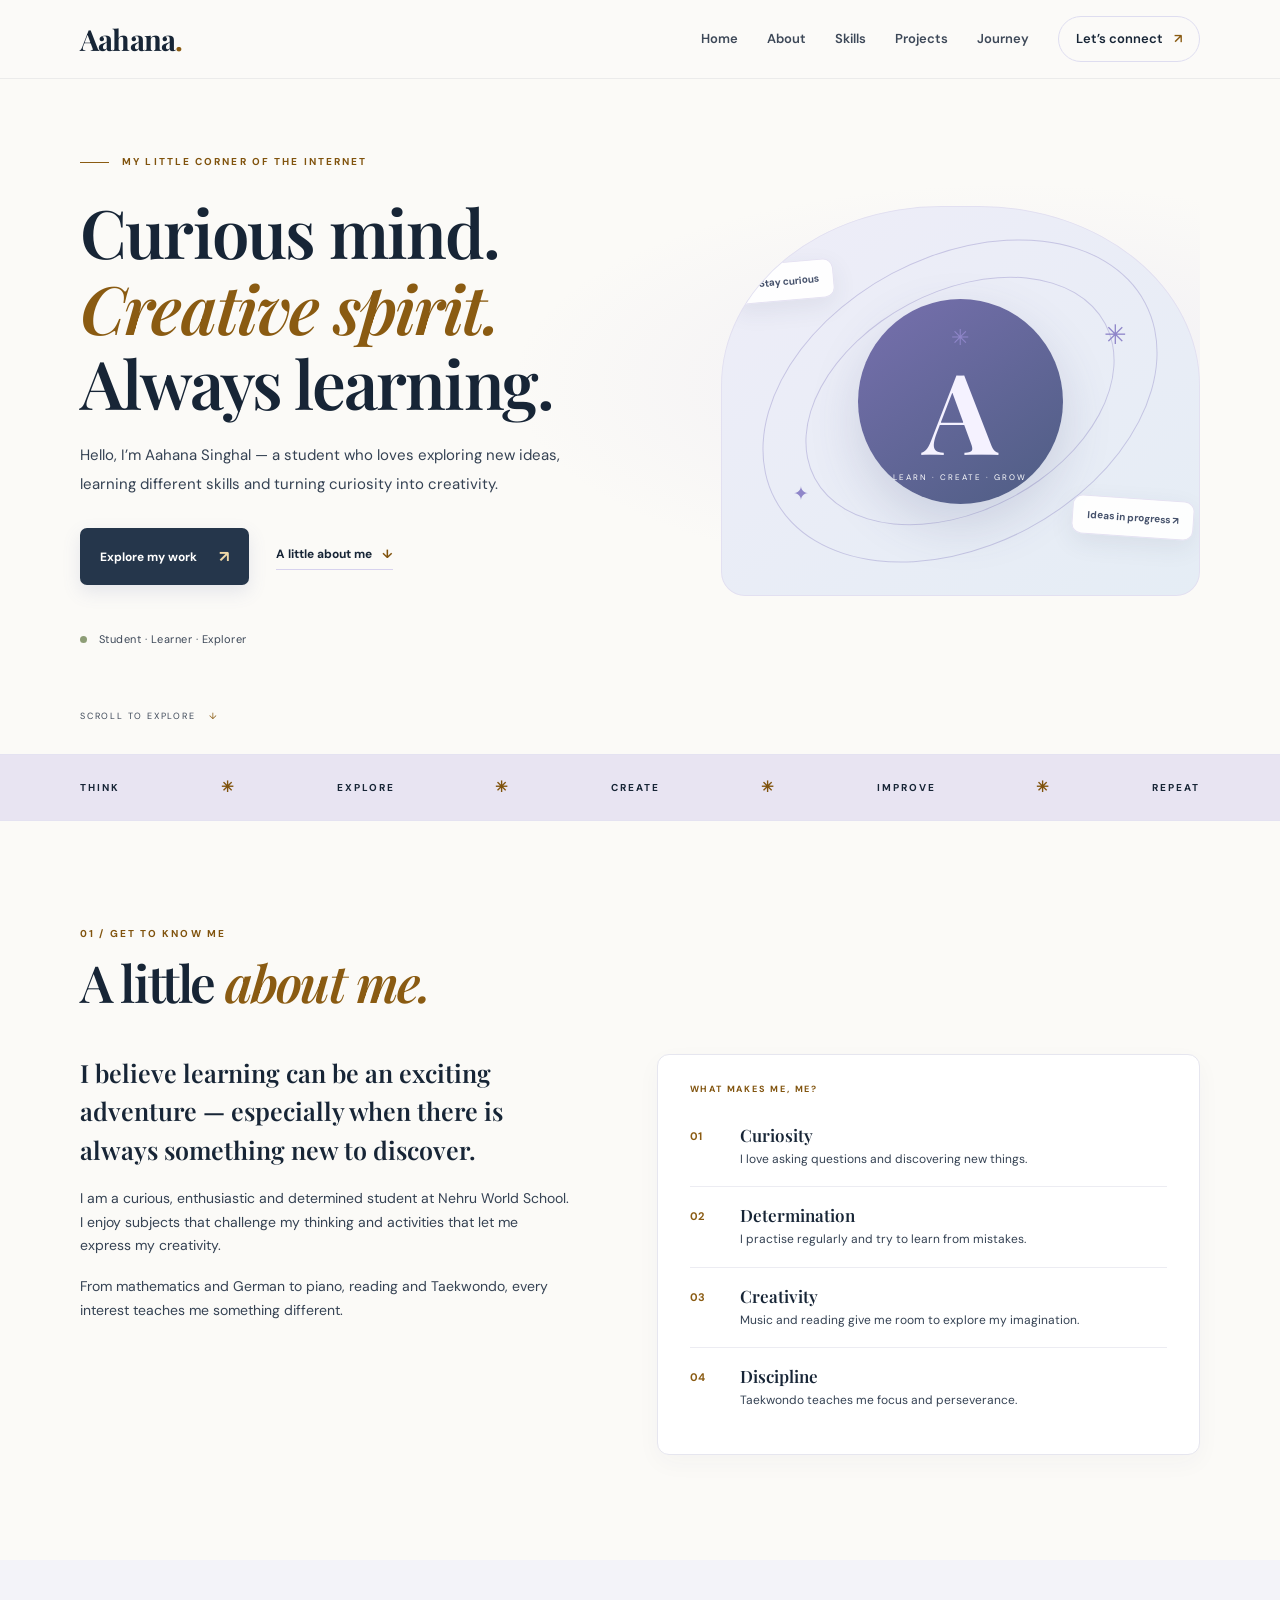
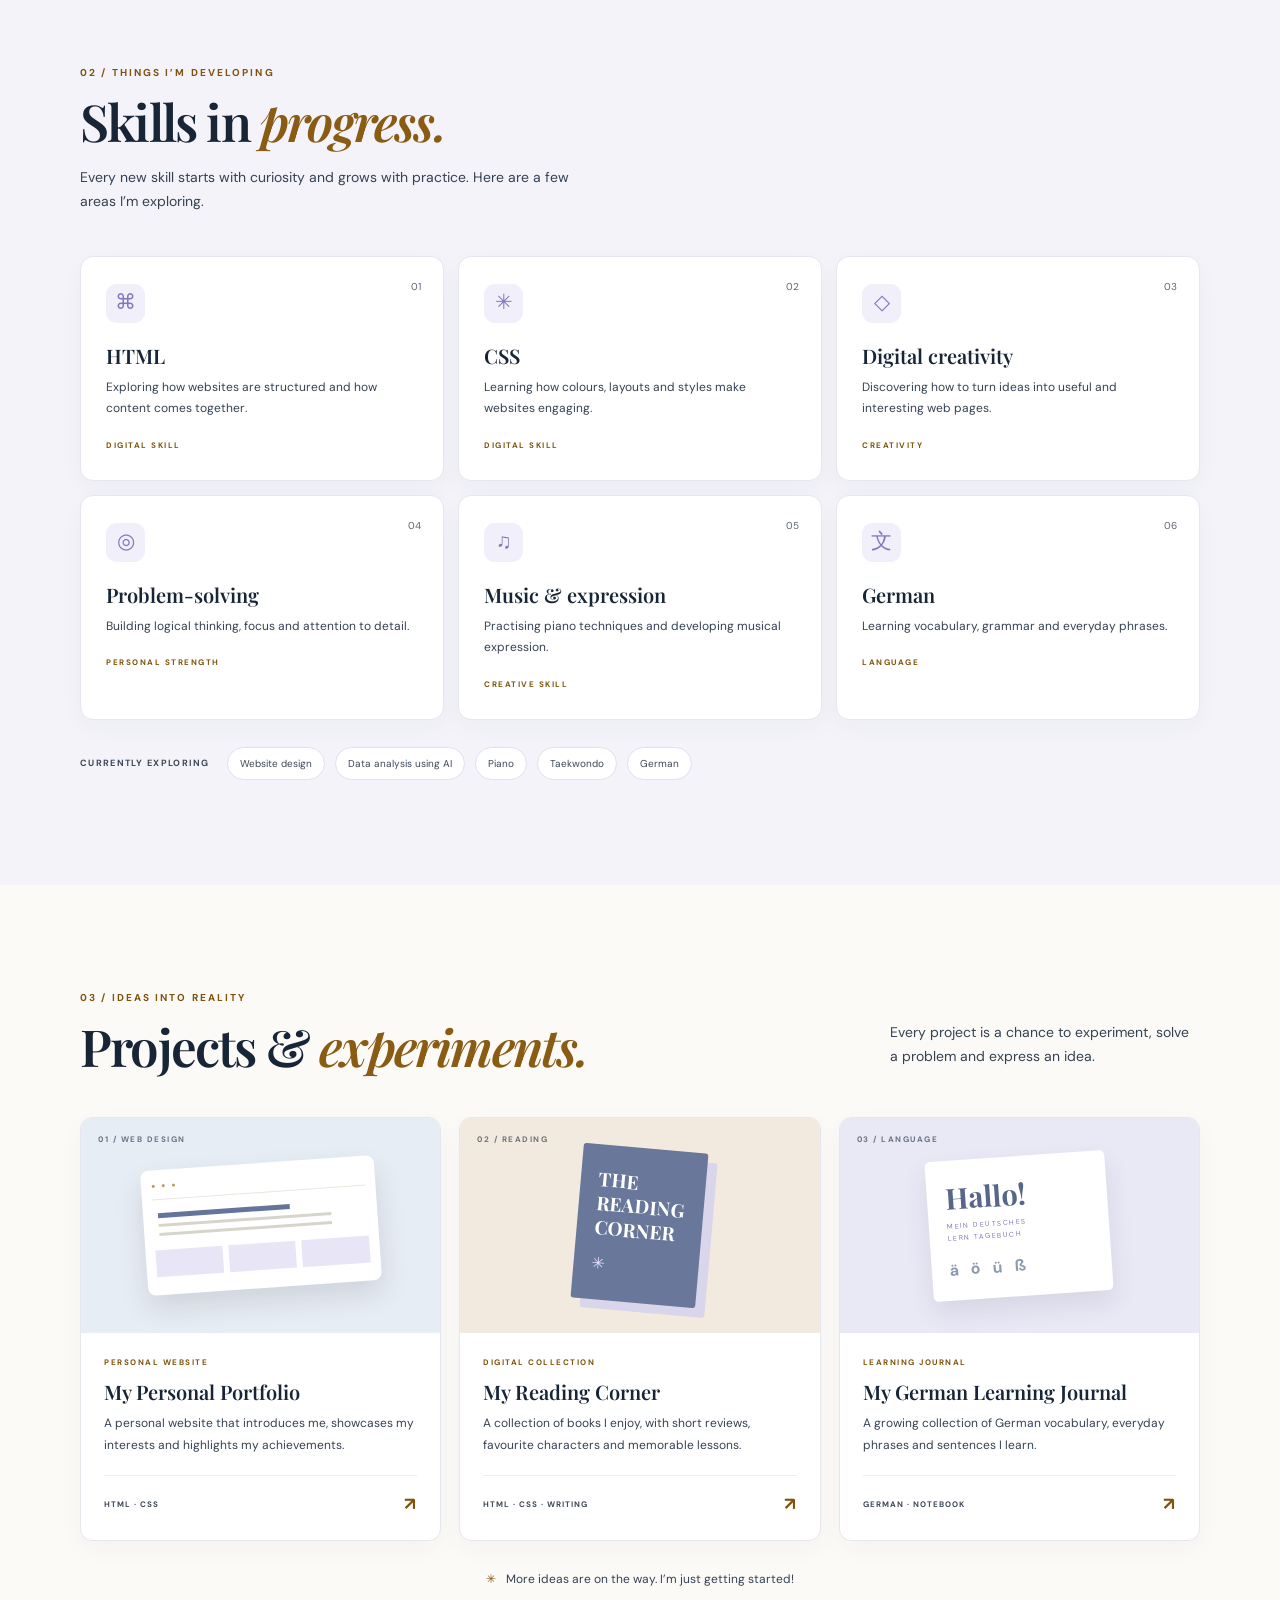
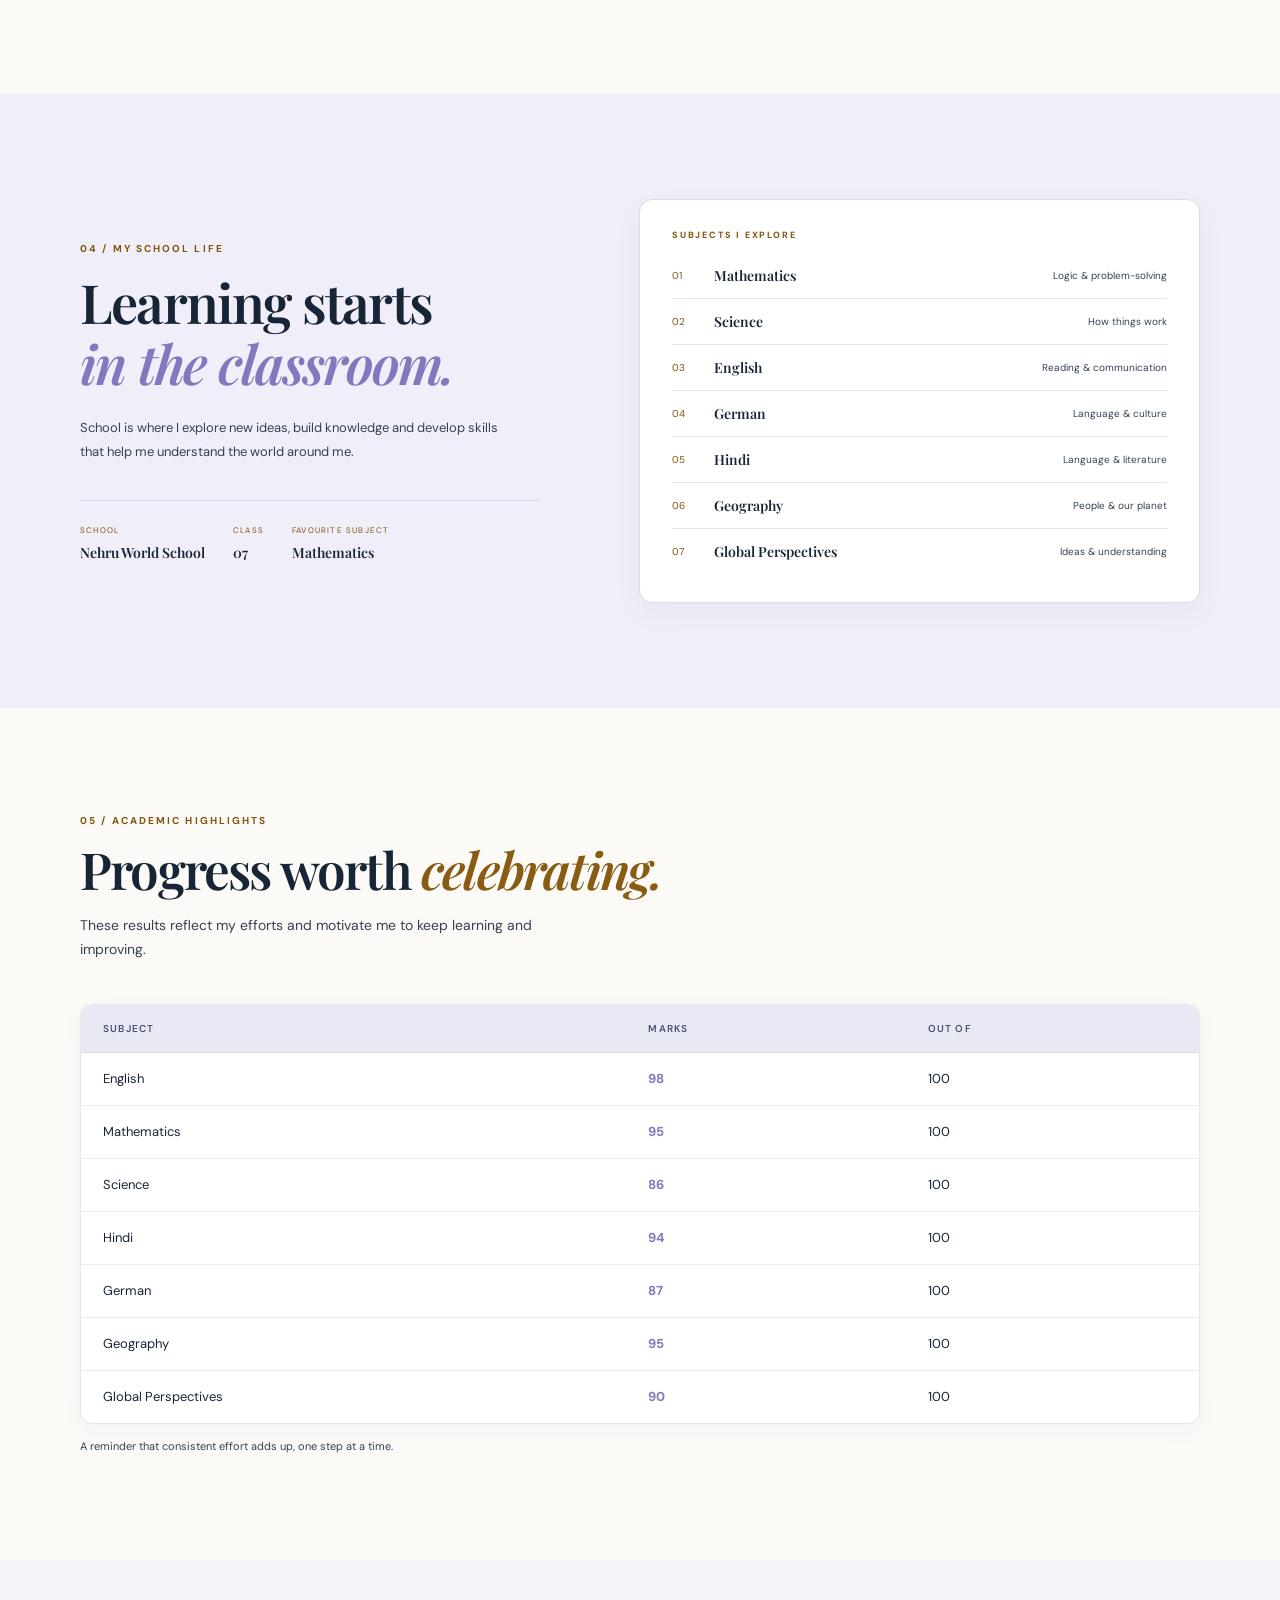
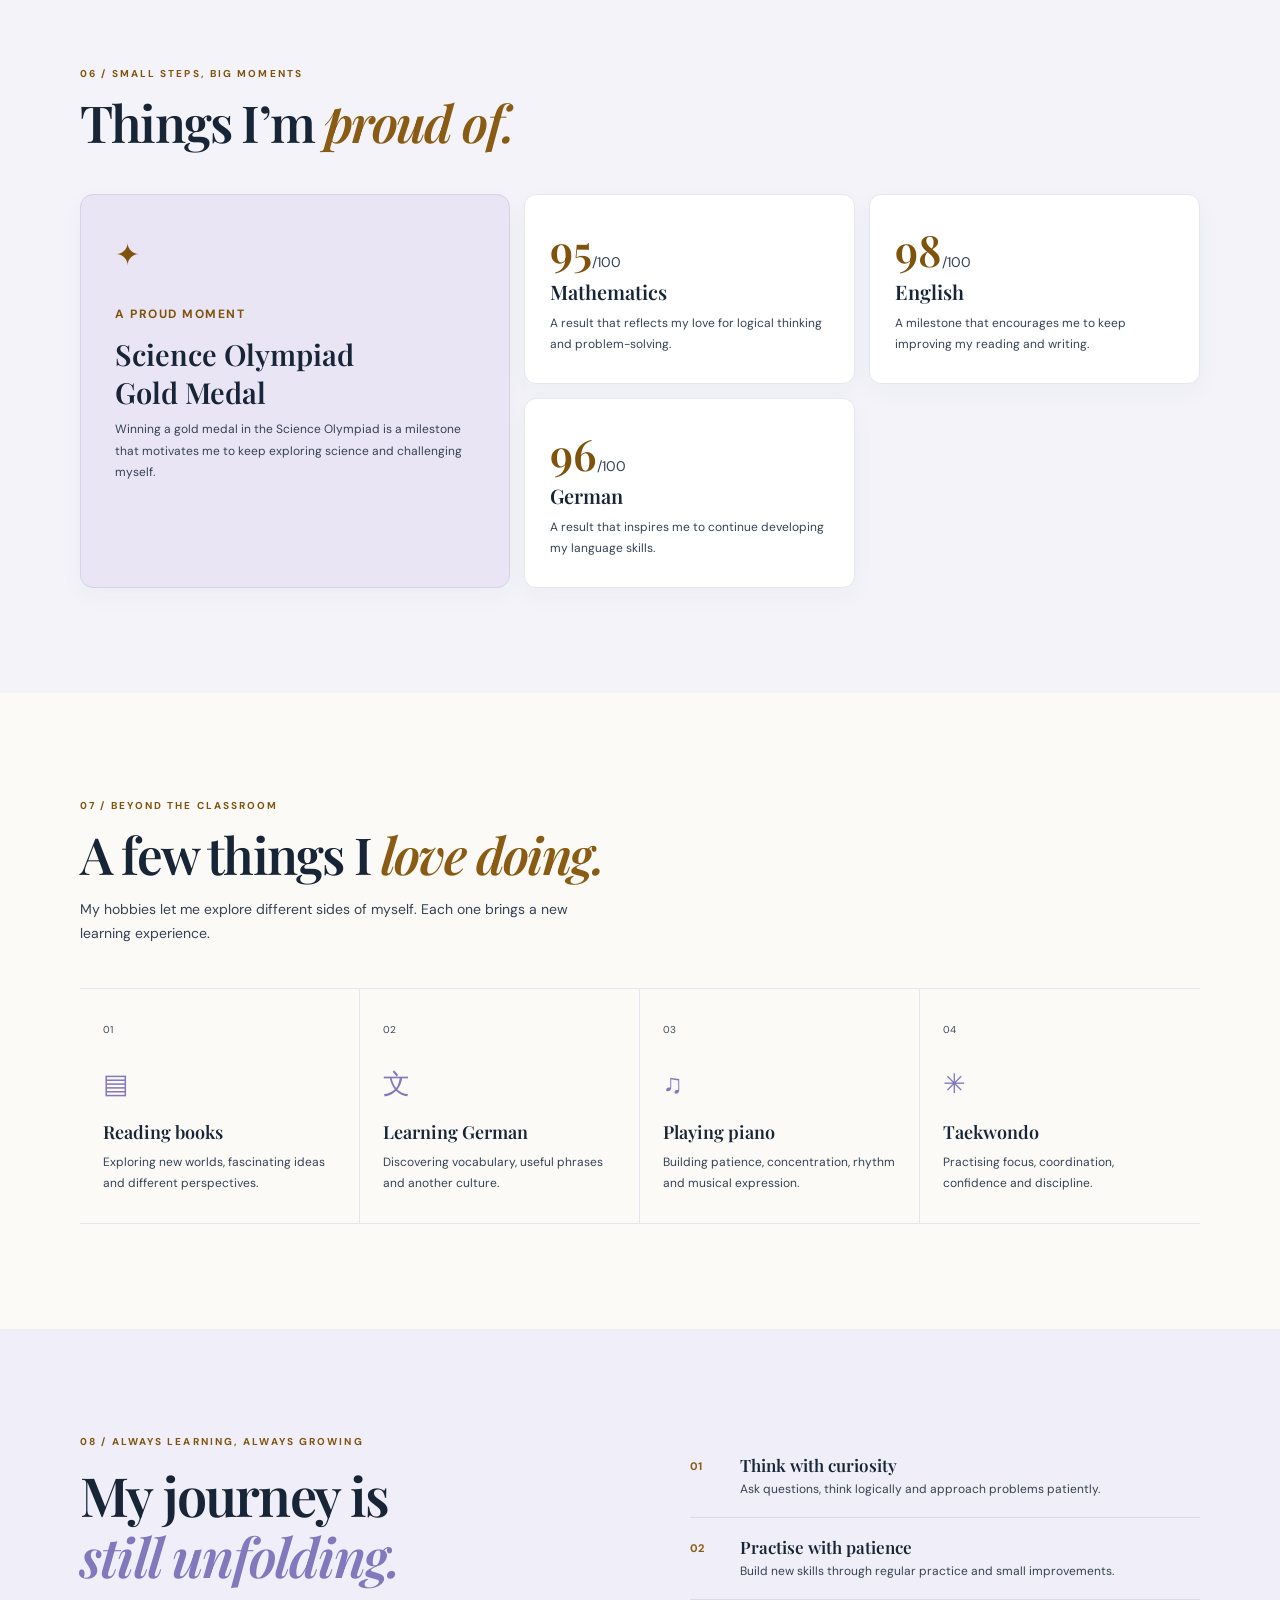
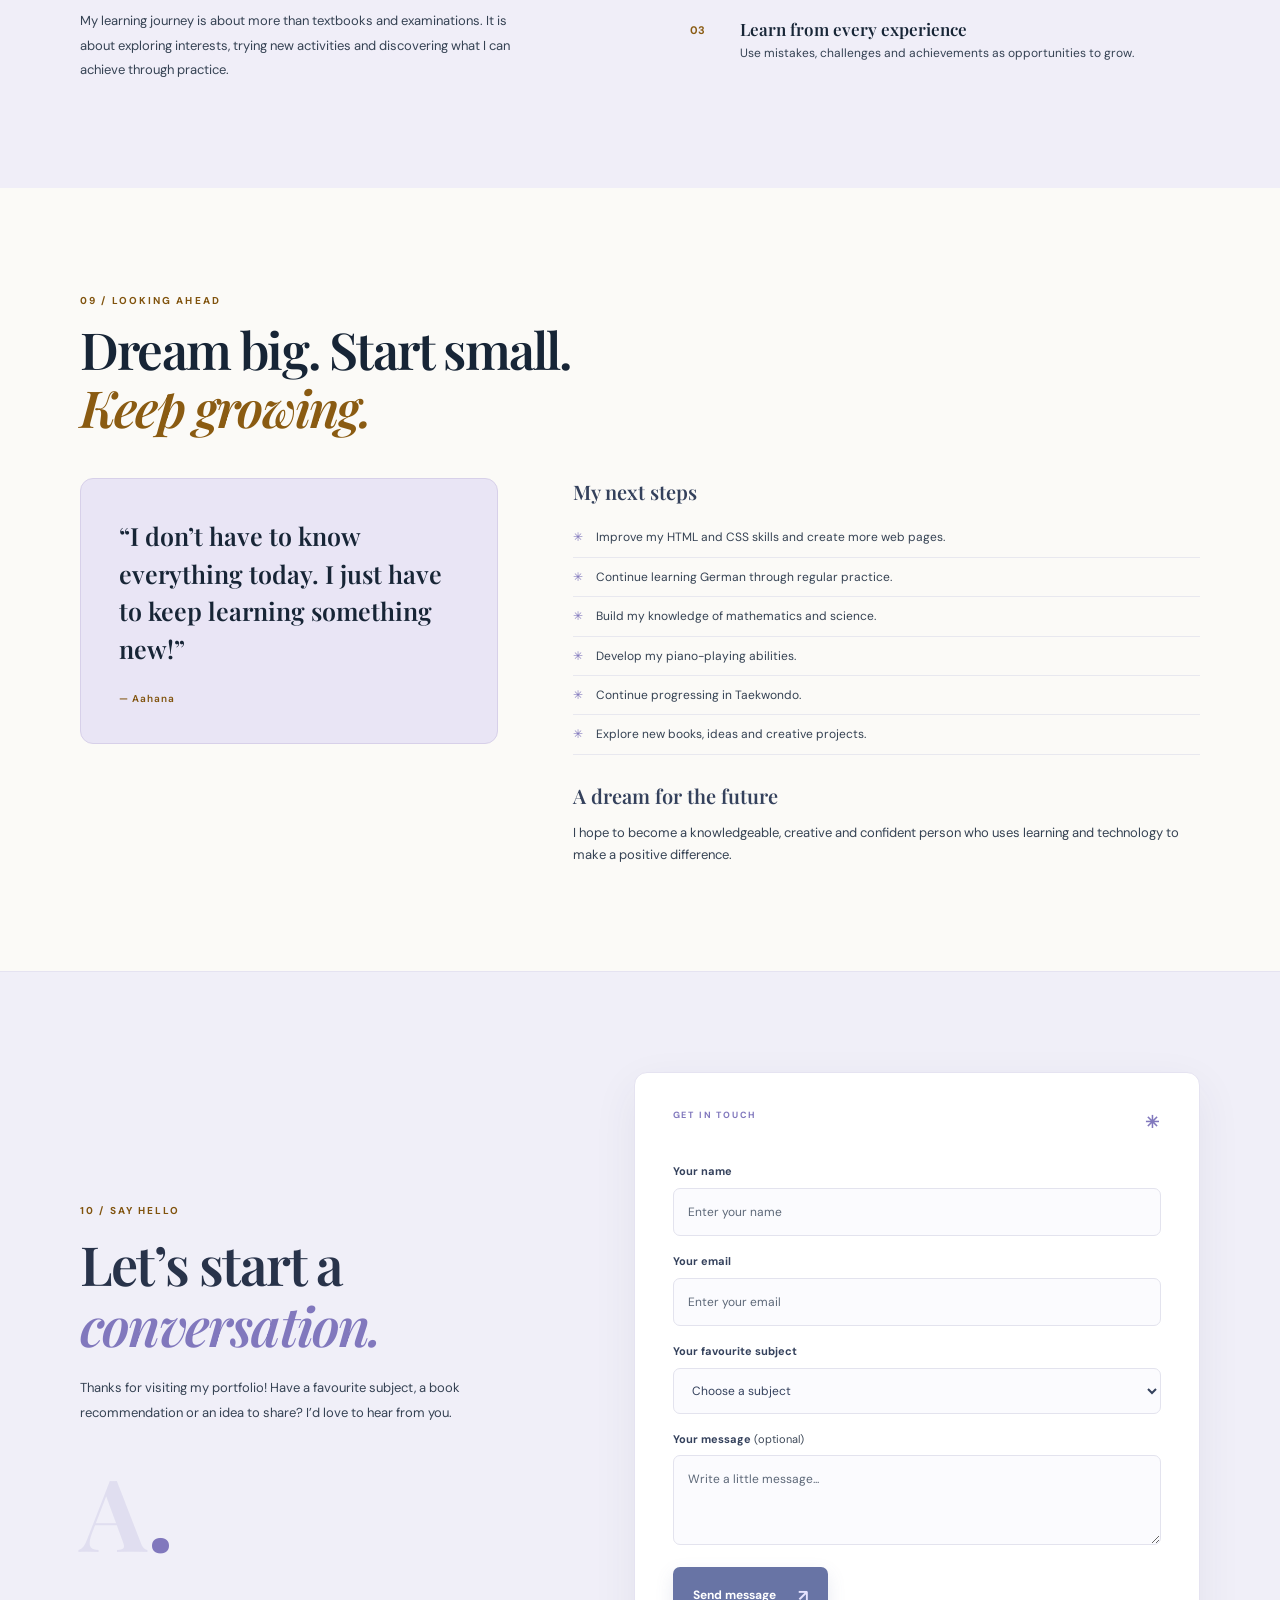
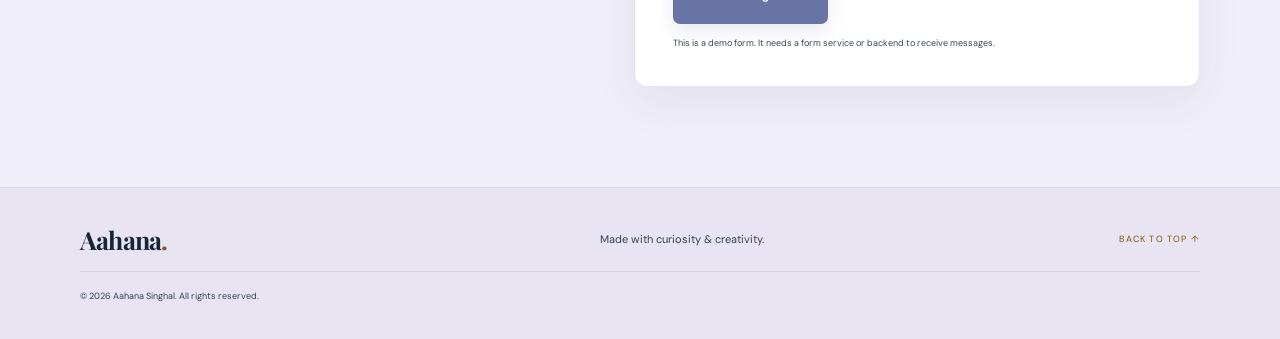
<file: index.html>
<!DOCTYPE html>
<html lang="en">
<head>
  <meta charset="UTF-8">
  <meta name="viewport" content="width=device-width, initial-scale=1.0">
  <meta name="description" content="Aahana Singhal's personal learning portfolio — interests, skills, projects and goals.">
  <title>Aahana Singhal | Personal Portfolio</title>
  <link rel="preconnect" href="https://fonts.googleapis.com">
  <link rel="preconnect" href="https://fonts.gstatic.com" crossorigin>
  <link href="https://fonts.googleapis.com/css2?family=DM+Sans:wght@400;500;600;700&family=Playfair+Display:wght@600;700&display=swap" rel="stylesheet">
  <link rel="stylesheet" href="style.css">
</head>
<body>
  <header class="site-header">
    <nav class="navbar container" aria-label="Main navigation">
      <a class="brand" href="#home">Aahana<span>.</span></a>
      <input type="checkbox" id="menu-toggle" class="menu-toggle">
      <label for="menu-toggle" class="menu-button" aria-label="Toggle navigation"><span></span><span></span><span></span></label>
      <div class="nav-links">
        <a href="#home">Home</a>
        <a href="#about">About</a>
        <a href="#skills">Skills</a>
        <a href="#projects">Projects</a>
        <a href="#journey">Journey</a>
        <a class="nav-contact" href="#contact">Let’s connect <span>↗</span></a>
      </div>
    </nav>
  </header>

  <main>
    <section class="hero container" id="home">
      <div class="hero-copy">
        <p class="eyebrow"><span class="eyebrow-line"></span> MY LITTLE CORNER OF THE INTERNET</p>
        <h1>Curious mind.<br><em>Creative spirit.</em><br>Always learning.</h1>
        <p class="hero-description">Hello, I’m Aahana Singhal — a student who loves exploring new ideas, learning different skills and turning curiosity into creativity.</p>
        <div class="hero-actions">
          <a class="button button-primary" href="#projects">Explore my work <span>↗</span></a>
          <a class="text-link" href="#about">A little about me <span>↓</span></a>
        </div>
        <div class="hero-note"><span class="note-dot"></span> Student · Learner · Explorer</div>
      </div>
      <div class="hero-art" aria-label="Decorative introduction panel">
        <div class="art-orbit orbit-one"></div>
        <div class="art-orbit orbit-two"></div>
        <div class="art-center">
          <span class="art-spark">✳</span>
          <span class="art-initial">A</span>
          <span class="art-caption">LEARN · CREATE · GROW</span>
        </div>
        <div class="floating-tag tag-top">✦ Stay curious</div>
        <div class="floating-tag tag-bottom">Ideas in progress ↗</div>
        <span class="art-star star-one">✳</span>
        <span class="art-star star-two">✦</span>
      </div>
      <a class="scroll-cue" href="#about">SCROLL TO EXPLORE <span>↓</span></a>
    </section>

    <section class="intro-strip">
      <div class="container strip-inner">
        <span>THINK</span><i>✳</i><span>EXPLORE</span><i>✳</i><span>CREATE</span><i>✳</i><span>IMPROVE</span><i>✳</i><span>REPEAT</span>
      </div>
    </section>

    <section class="section container" id="about">
      <div class="section-heading">
        <p class="eyebrow">01 / GET TO KNOW ME</p>
        <h2>A little <em>about me.</em></h2>
      </div>
      <div class="about-layout">
        <div class="about-lead">
          <p class="large-copy">I believe learning can be an exciting adventure — especially when there is always something new to discover.</p>
          <p>I am a curious, enthusiastic and determined student at Nehru World School. I enjoy subjects that challenge my thinking and activities that let me express my creativity.</p>
          <p>From mathematics and German to piano, reading and Taekwondo, every interest teaches me something different.</p>
        </div>
        <div class="values-panel">
          <p class="panel-label">WHAT MAKES ME, ME?</p>
          <article class="value-item"><span>01</span><div><h3>Curiosity</h3><p>I love asking questions and discovering new things.</p></div></article>
          <article class="value-item"><span>02</span><div><h3>Determination</h3><p>I practise regularly and try to learn from mistakes.</p></div></article>
          <article class="value-item"><span>03</span><div><h3>Creativity</h3><p>Music and reading give me room to explore my imagination.</p></div></article>
          <article class="value-item"><span>04</span><div><h3>Discipline</h3><p>Taekwondo teaches me focus and perseverance.</p></div></article>
        </div>
      </div>
    </section>

    <section class="section section-soft" id="skills">
      <div class="container">
        <div class="section-heading">
          <p class="eyebrow">02 / THINGS I’M DEVELOPING</p>
          <h2>Skills in <em>progress.</em></h2>
          <p class="section-intro">Every new skill starts with curiosity and grows with practice. Here are a few areas I’m exploring.</p>
        </div>
        <div class="skill-grid">
          <article class="skill-card">
            <span class="card-number">01</span>
            <div class="skill-icon">&#8984</div>
            <h3>HTML</h3>
            <p>Exploring how websites are structured and how content comes together.</p>
            <span class="card-tag">DIGITAL SKILL</span>
          </article>
          <article class="skill-card"><span class="card-number">02</span><div class="skill-icon">✳</div><h3>CSS</h3><p>Learning how colours, layouts and styles make websites engaging.</p><span class="card-tag">DIGITAL SKILL</span></article>
          <article class="skill-card"><span class="card-number">03</span><div class="skill-icon">◇</div><h3>Digital creativity</h3><p>Discovering how to turn ideas into useful and interesting web pages.</p><span class="card-tag">CREATIVITY</span></article>
          <article class="skill-card"><span class="card-number">04</span><div class="skill-icon">◎</div><h3>Problem-solving</h3><p>Building logical thinking, focus and attention to detail.</p><span class="card-tag">PERSONAL STRENGTH</span></article>
          <article class="skill-card"><span class="card-number">05</span><div class="skill-icon">♫</div><h3>Music & expression</h3><p>Practising piano techniques and developing musical expression.</p><span class="card-tag">CREATIVE SKILL</span></article>
          <article class="skill-card"><span class="card-number">06</span><div class="skill-icon">文</div><h3>German</h3><p>Learning vocabulary, grammar and everyday phrases.</p><span class="card-tag">LANGUAGE</span></article>
        </div>
        <div class="currently-learning">
          <span class="learning-label">CURRENTLY EXPLORING</span>
          <span>Website design</span><span>Data analysis using AI</span><span>Piano</span><span>Taekwondo</span><span>German</span>
        </div>
      </div>
    </section>

    <section class="section container" id="projects">
      <div class="section-heading heading-row">
        <div><p class="eyebrow">03 / IDEAS INTO REALITY</p><h2>Projects & <em>experiments.</em></h2></div>
        <p class="section-intro">Every project is a chance to experiment, solve a problem and express an idea.</p>
      </div>
      <div class="project-grid">
        <article class="project-card project-featured">
          <div class="project-visual visual-one"><span class="visual-label">01 / WEB DESIGN</span><div class="browser-window"><div class="browser-dots">● ● ●</div><div class="browser-lines"><b></b><i></i><i></i></div><div class="browser-blocks"><span></span><span></span><span></span></div></div></div>
          <div class="project-info"><p class="project-type">PERSONAL WEBSITE</p><h3>My Personal Portfolio</h3><p>A personal website that introduces me, showcases my interests and highlights my achievements.</p><div class="project-bottom"><span>HTML · CSS</span><span class="project-arrow">↗</span></div></div>
        </article>
        <article class="project-card">
          <div class="project-visual visual-two"><span class="visual-label">02 / READING</span><div class="book-art"><span>THE<br>READING<br>CORNER</span><i>✳</i></div></div>
          <div class="project-info"><p class="project-type">DIGITAL COLLECTION</p><h3>My Reading Corner</h3><p>A collection of books I enjoy, with short reviews, favourite characters and memorable lessons.</p><div class="project-bottom"><span>HTML · CSS · WRITING</span><span class="project-arrow">↗</span></div></div>
        </article>
        <article class="project-card">
          <div class="project-visual visual-three"><span class="visual-label">03 / LANGUAGE</span><div class="journal-art"><span>Hallo!</span><small>MEIN DEUTSCHES<br>LERN TAGEBUCH</small><b>ä ö ü ß</b></div></div>
          <div class="project-info"><p class="project-type">LEARNING JOURNAL</p><h3>My German Learning Journal</h3><p>A growing collection of German vocabulary, everyday phrases and sentences I learn.</p><div class="project-bottom"><span>GERMAN · NOTEBOOK</span><span class="project-arrow">↗</span></div></div>
        </article>
      </div>
      <p class="next-project-note"><span>✳</span> More ideas are on the way. I’m just getting started!</p>
    </section>

    <section class="section section-dark" id="school">
      <div class="container academic-layout">
        <div>
          <p class="eyebrow">04 / MY SCHOOL LIFE</p>
          <h2>Learning starts<br><em>in the classroom.</em></h2>
          <p class="dark-copy">School is where I explore new ideas, build knowledge and develop skills that help me understand the world around me.</p>
          <div class="school-facts"><div><span>SCHOOL</span><strong>Nehru World School</strong></div><div><span>CLASS</span><strong>07</strong></div><div><span>FAVOURITE SUBJECT</span><strong>Mathematics</strong></div></div>
        </div>
        <div class="subject-panel">
          <p class="panel-label">SUBJECTS I EXPLORE</p>
          <div class="subject-row"><span>01</span><b>Mathematics</b><small>Logic & problem-solving</small></div>
          <div class="subject-row"><span>02</span><b>Science</b><small>How things work</small></div>
          <div class="subject-row"><span>03</span><b>English</b><small>Reading & communication</small></div>
          <div class="subject-row"><span>04</span><b>German</b><small>Language & culture</small></div>
          <div class="subject-row"><span>05</span><b>Hindi</b><small>Language & literature</small></div>
          <div class="subject-row"><span>06</span><b>Geography</b><small>People & our planet</small></div>
          <div class="subject-row"><span>07</span><b>Global Perspectives</b><small>Ideas & understanding</small></div>
        </div>
      </div>
    </section>

    <section class="section container" id="marks">
      <div class="section-heading">
        <p class="eyebrow">05 / ACADEMIC HIGHLIGHTS</p>
        <h2>Progress worth <em>celebrating.</em></h2>
        <p class="section-intro">These results reflect my efforts and motivate me to keep learning and improving.</p>
      </div>
      <div class="marks-wrap">
        <table class="marks-table">
          <thead><tr><th>Subject</th><th>Marks</th><th>Out of</th></tr></thead>
          <tbody>
            <tr><td>English</td><td>98</td><td>100</td></tr>
            <tr><td>Mathematics</td><td>95</td><td>100</td></tr>
            <tr><td>Science</td><td>86</td><td>100</td></tr>
            <tr><td>Hindi</td><td>94</td><td>100</td></tr>
            <tr><td>German</td><td>87</td><td>100</td></tr>
            <tr><td>Geography</td><td>95</td><td>100</td></tr>
            <tr><td>Global Perspectives</td><td>90</td><td>100</td></tr>
          </tbody>
        </table>
      </div>
      <p class="table-note">A reminder that consistent effort adds up, one step at a time.</p>
    </section>

    <section class="section section-soft" id="achievements">
      <div class="container">
        <div class="section-heading">
          <p class="eyebrow">06 / SMALL STEPS, BIG MOMENTS</p>
          <h2>Things I’m <em>proud of.</em></h2>
        </div>
        <div class="achievement-grid">
          <article class="achievement-card achievement-main"><span class="achievement-symbol">✦</span><p class="project-type">A PROUD MOMENT</p><h3>Science Olympiad<br>Gold Medal</h3><p>Winning a gold medal in the Science Olympiad is a milestone that motivates me to keep exploring science and challenging myself.</p></article>
          <article class="achievement-card"><span class="achievement-score">95<span>/100</span></span><h3>Mathematics</h3><p>A result that reflects my love for logical thinking and problem-solving.</p></article>
          <article class="achievement-card"><span class="achievement-score">98<span>/100</span></span><h3>English</h3><p>A milestone that encourages me to keep improving my reading and writing.</p></article>
          <article class="achievement-card"><span class="achievement-score">96<span>/100</span></span><h3>German</h3><p>A result that inspires me to continue developing my language skills.</p></article>
        </div>
      </div>
    </section>

    <section class="section container" id="hobbies">
      <div class="section-heading">
        <p class="eyebrow">07 / BEYOND THE CLASSROOM</p>
        <h2>A few things I <em>love doing.</em></h2>
        <p class="section-intro">My hobbies let me explore different sides of myself. Each one brings a new learning experience.</p>
      </div>
      <div class="hobby-grid">
        <article class="hobby-item"><span>01</span><div class="hobby-icon">▤</div><h3>Reading books</h3><p>Exploring new worlds, fascinating ideas and different perspectives.</p></article>
        <article class="hobby-item"><span>02</span><div class="hobby-icon">文</div><h3>Learning German</h3><p>Discovering vocabulary, useful phrases and another culture.</p></article>
        <article class="hobby-item"><span>03</span><div class="hobby-icon">♫</div><h3>Playing piano</h3><p>Building patience, concentration, rhythm and musical expression.</p></article>
        <article class="hobby-item"><span>04</span><div class="hobby-icon">✳</div><h3>Taekwondo</h3><p>Practising focus, coordination, confidence and discipline.</p></article>
      </div>
    </section>

    <section class="section section-dark journey-section" id="journey">
      <div class="container journey-layout">
        <div><p class="eyebrow">08 / ALWAYS LEARNING, ALWAYS GROWING</p><h2>My journey is<br><em>still unfolding.</em></h2><p class="dark-copy">My learning journey is about more than textbooks and examinations. It is about exploring interests, trying new activities and discovering what I can achieve through practice.</p></div>
        <div class="journey-list">
          <article><span>01</span><div><h3>Think with curiosity</h3><p>Ask questions, think logically and approach problems patiently.</p></div></article>
          <article><span>02</span><div><h3>Practise with patience</h3><p>Build new skills through regular practice and small improvements.</p></div></article>
          <article><span>03</span><div><h3>Learn from every experience</h3><p>Use mistakes, challenges and achievements as opportunities to grow.</p></div></article>
        </div>
      </div>
    </section>

    <section class="section container" id="goals">
      <div class="section-heading">
        <p class="eyebrow">09 / LOOKING AHEAD</p>
        <h2>Dream big. Start small.<br><em>Keep growing.</em></h2>
      </div>
      <div class="goals-layout">
        <div class="goal-quote">“I don’t have to know everything today. I just have to keep learning something new!”<span>— Aahana</span></div>
        <div class="goal-content">
          <h3>My next steps</h3>
          <ul class="goal-list">
            <li>Improve my HTML and CSS skills and create more web pages.</li>
            <li>Continue learning German through regular practice.</li>
            <li>Build my knowledge of mathematics and science.</li>
            <li>Develop my piano-playing abilities.</li>
            <li>Continue progressing in Taekwondo.</li>
            <li>Explore new books, ideas and creative projects.</li>
          </ul>
          <h3 class="future-heading">A dream for the future</h3>
          <p>I hope to become a knowledgeable, creative and confident person who uses learning and technology to make a positive difference.</p>
        </div>
      </div>
    </section>

    <section class="contact-section" id="contact">
      <div class="container contact-layout">
        <div class="contact-copy">
          <p class="eyebrow">10 / SAY HELLO</p>
          <h2>Let’s start a<br><em>conversation.</em></h2>
          <p>Thanks for visiting my portfolio! Have a favourite subject, a book recommendation or an idea to share? I’d love to hear from you.</p>
          <div class="contact-decoration">A<span>.</span></div>
        </div>
        <form class="contact-form" action="#" method="get">
          <div class="form-heading"><span>GET IN TOUCH</span><span>✳</span></div>
          <label for="name">Your name</label>
          <input type="text" id="name" name="name" placeholder="Enter your name" required>
          <label for="email">Your email</label>
          <input type="email" id="email" name="email" placeholder="Enter your email" required>
          <label for="subject">Your favourite subject</label>
          <select id="subject" name="subject" required>
            <option value="">Choose a subject</option>
            <option>Mathematics</option><option>Science</option><option>English</option><option>German</option>
          </select>
          <label for="message">Your message <span class="optional">(optional)</span></label>
          <textarea id="message" name="message" rows="3" placeholder="Write a little message..."></textarea>
          <button type="submit" class="button button-primary">Send message <span>↗</span></button>
          <p class="form-note">This is a demo form. It needs a form service or backend to receive messages.</p>
        </form>
      </div>
    </section>
  </main>

  <footer class="site-footer">
    <div class="container footer-inner">
      <a class="brand footer-brand" href="#home">Aahana<span>.</span></a>
      <p>Made with curiosity & creativity.</p>
      <a href="#home" class="back-top">BACK TO TOP ↑</a>
      <small>© 2026 Aahana Singhal. All rights reserved.</small>
    </div>
  </footer>
</body>
</html>
</file>
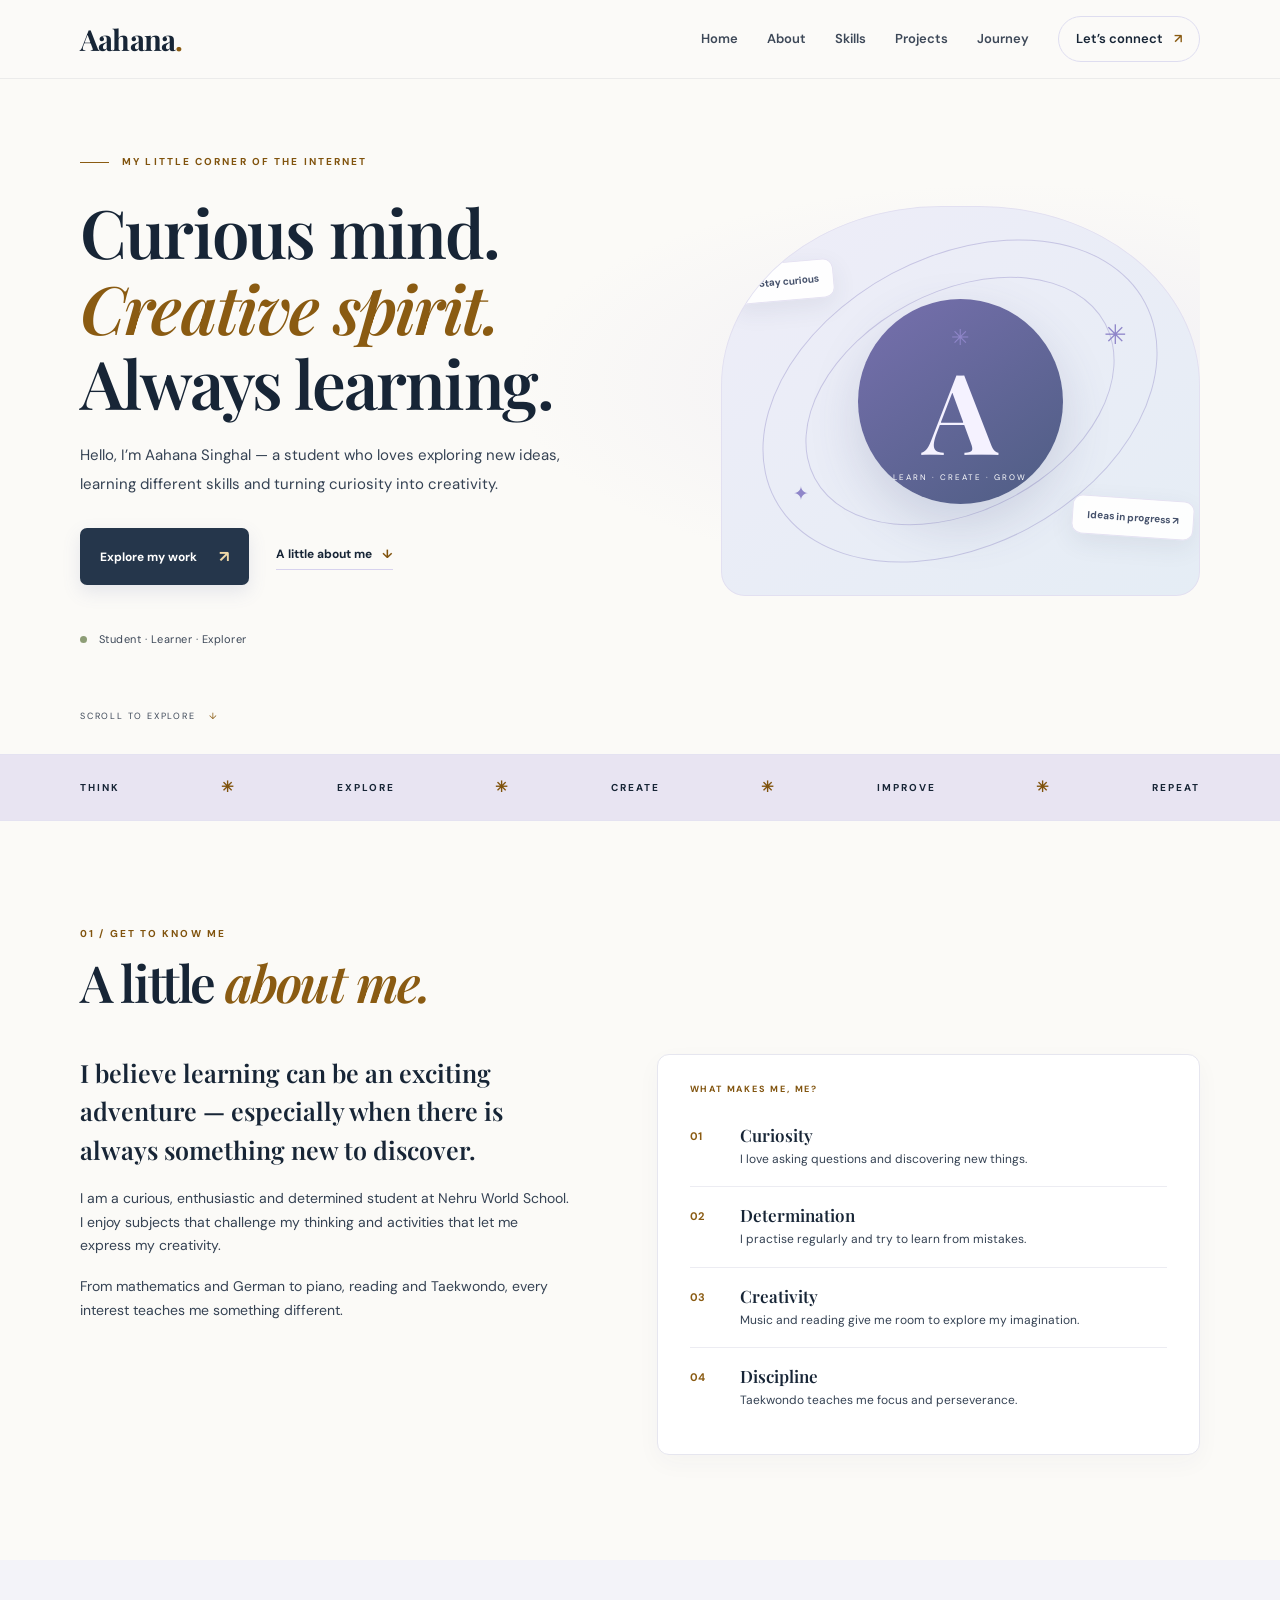
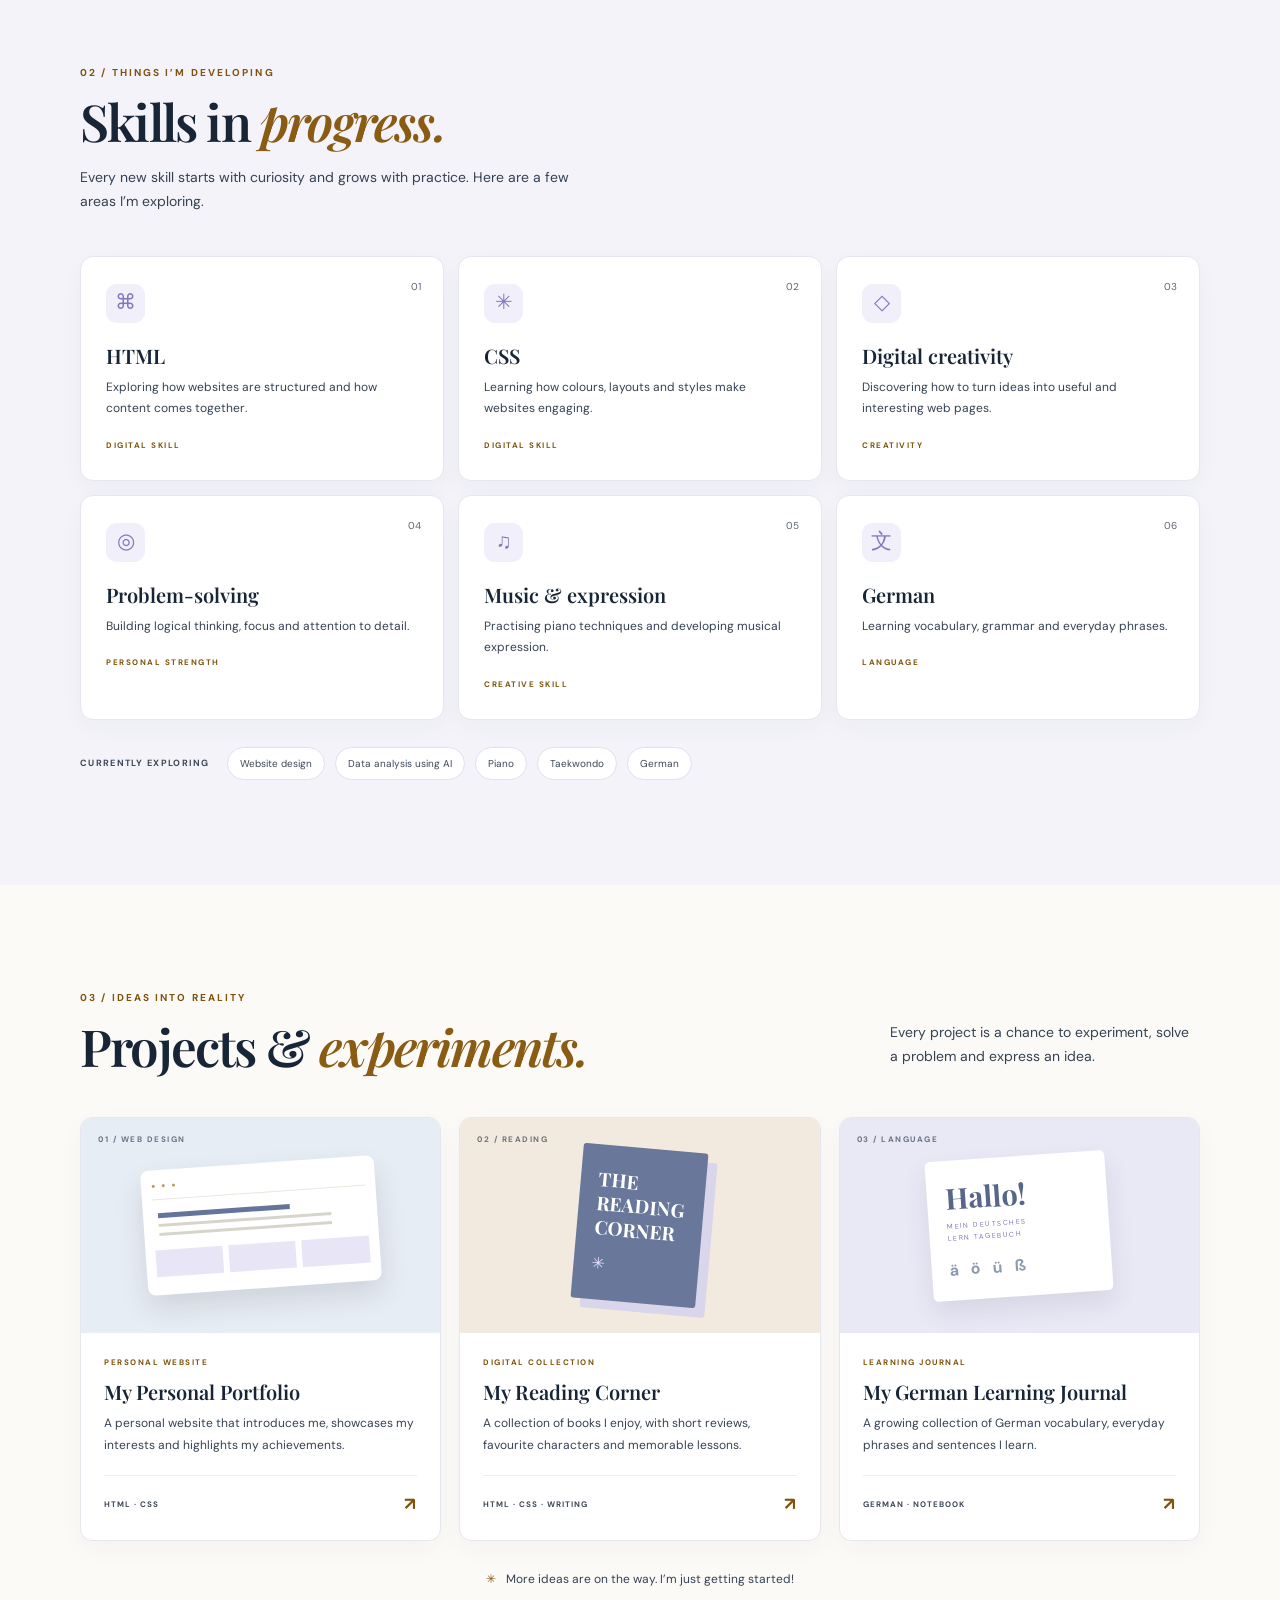
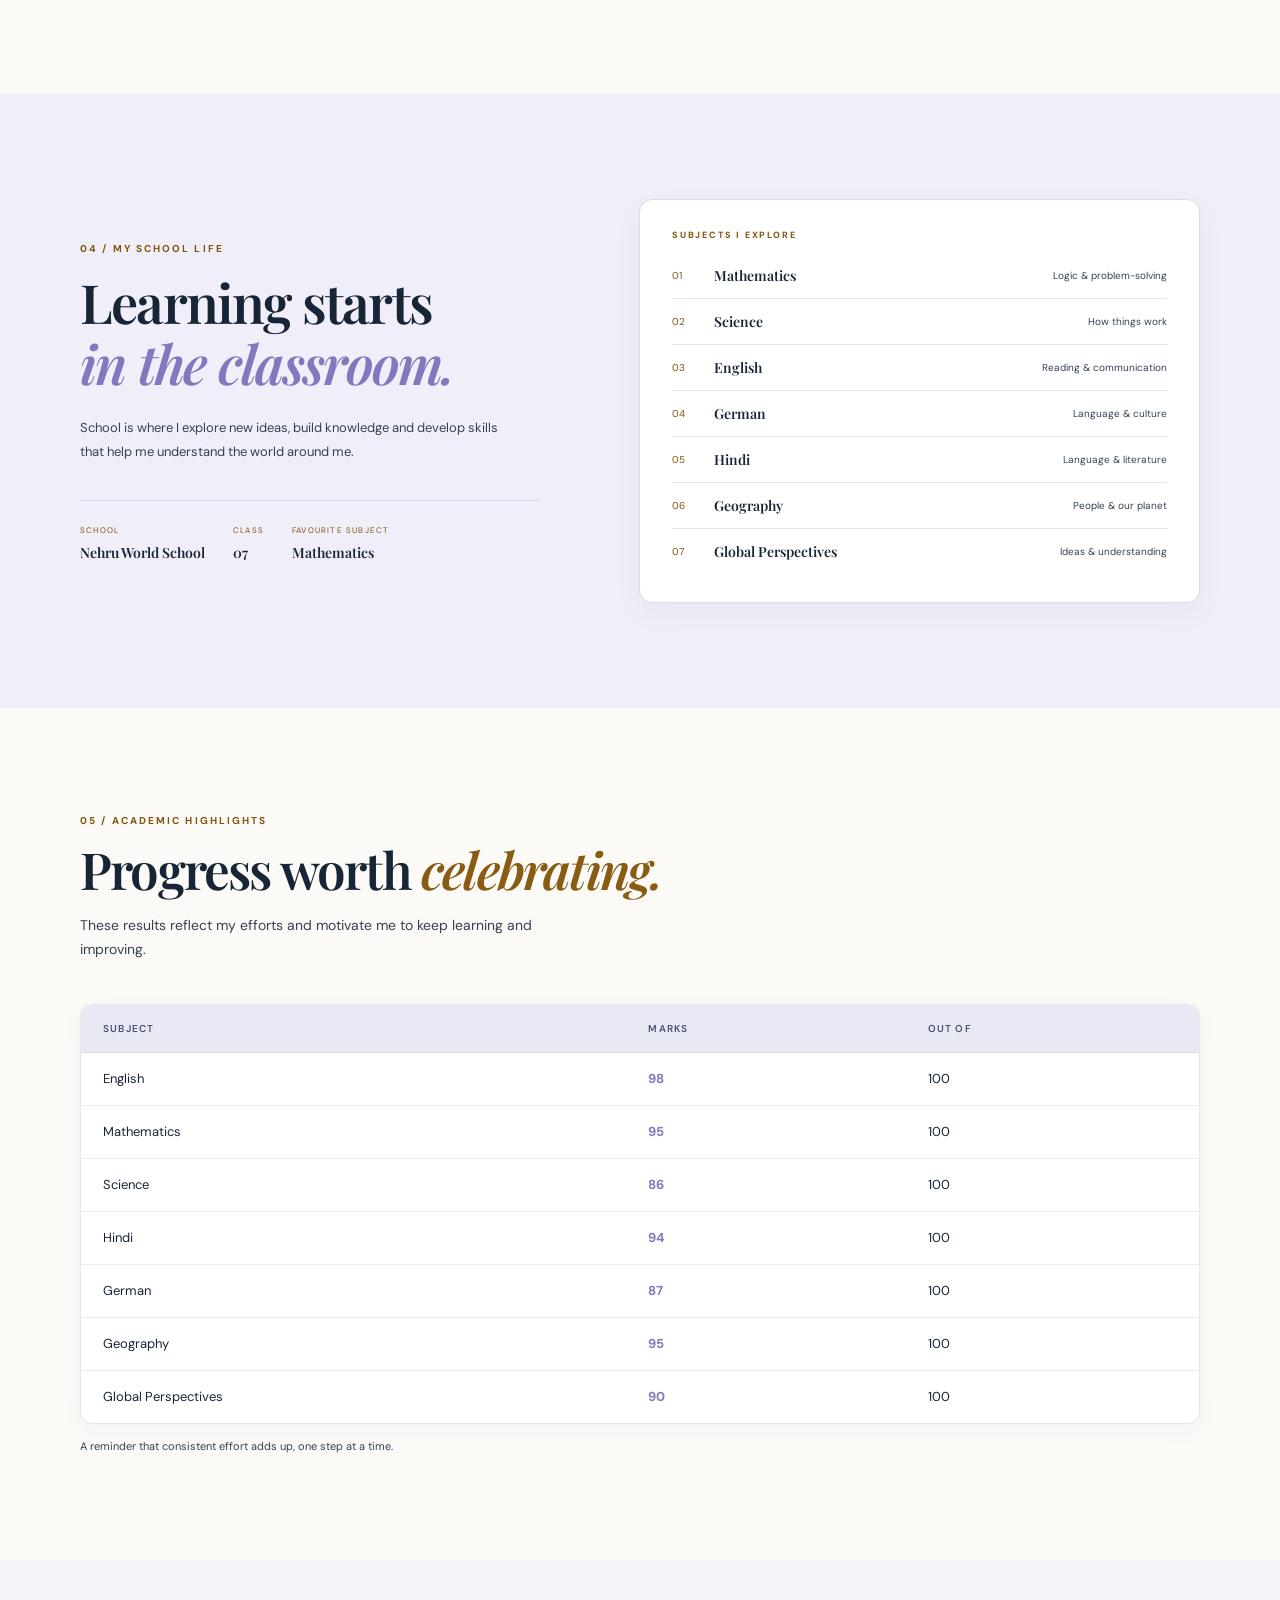
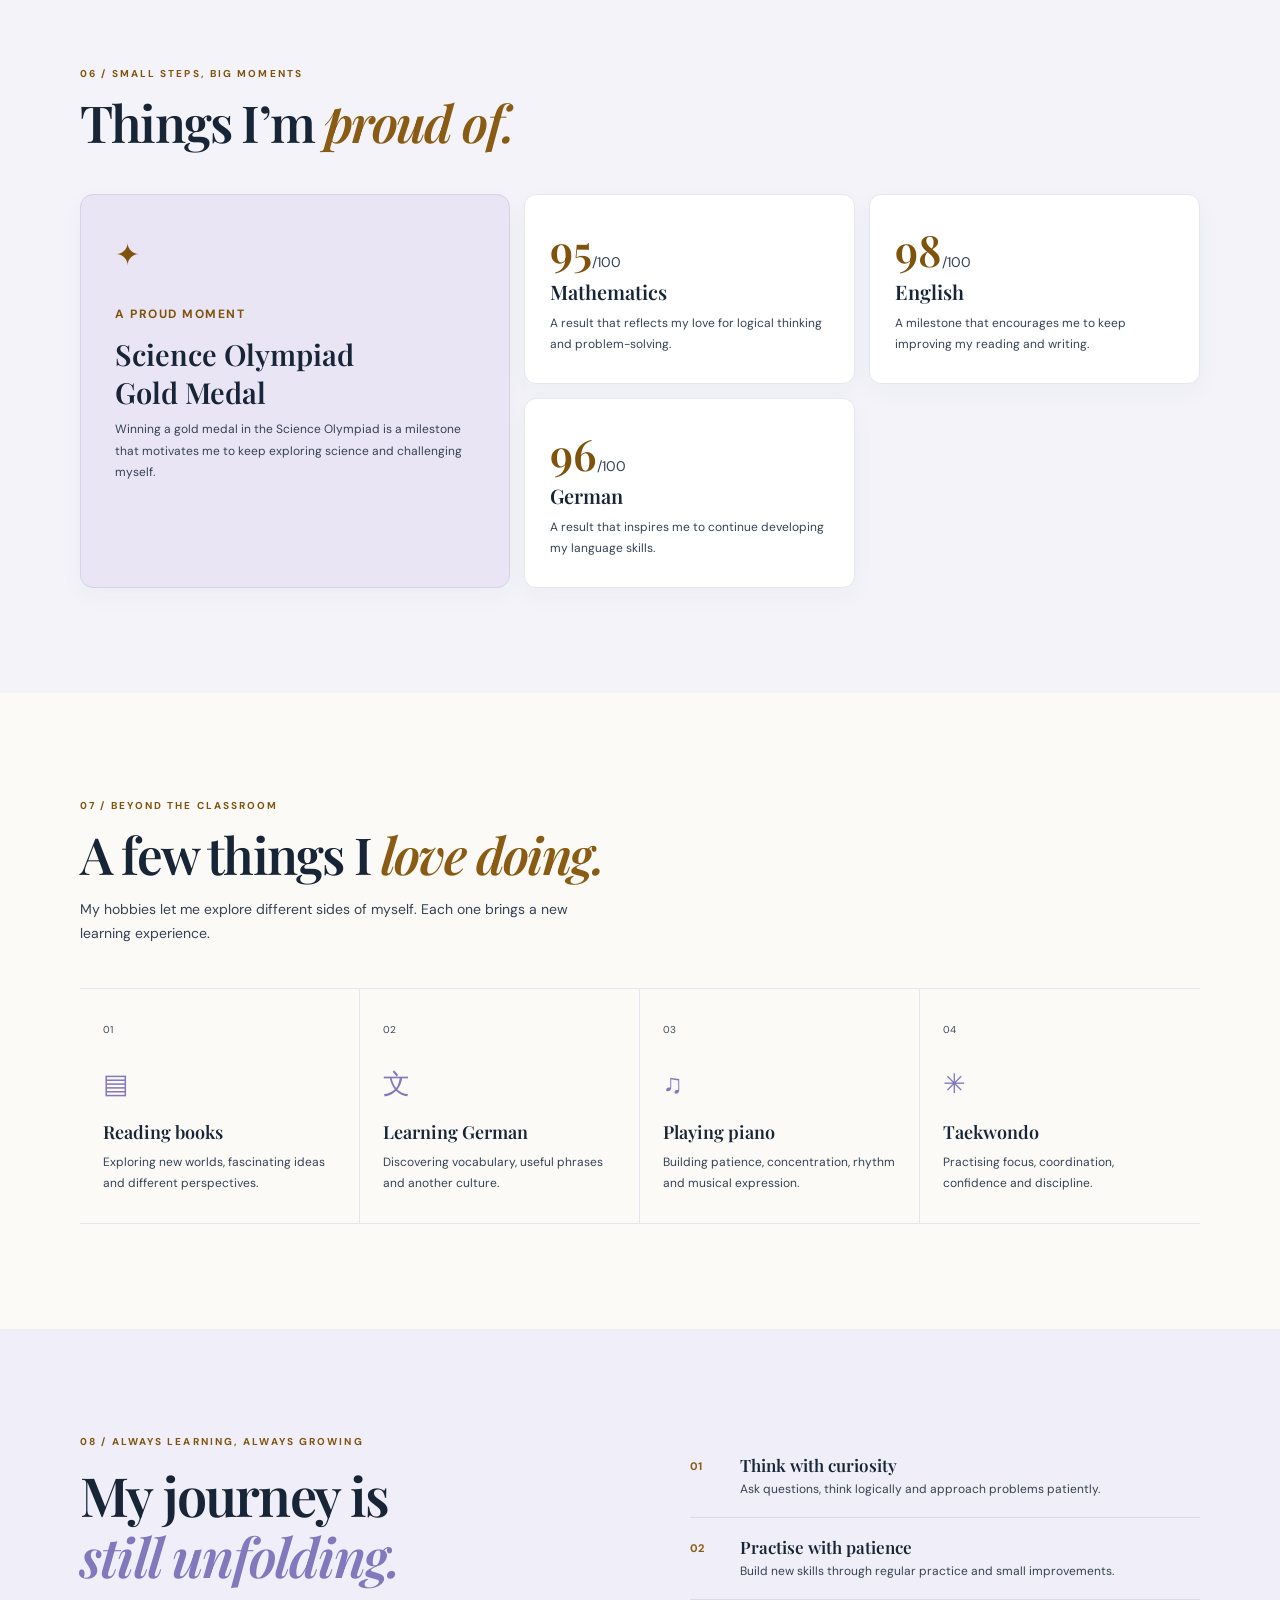
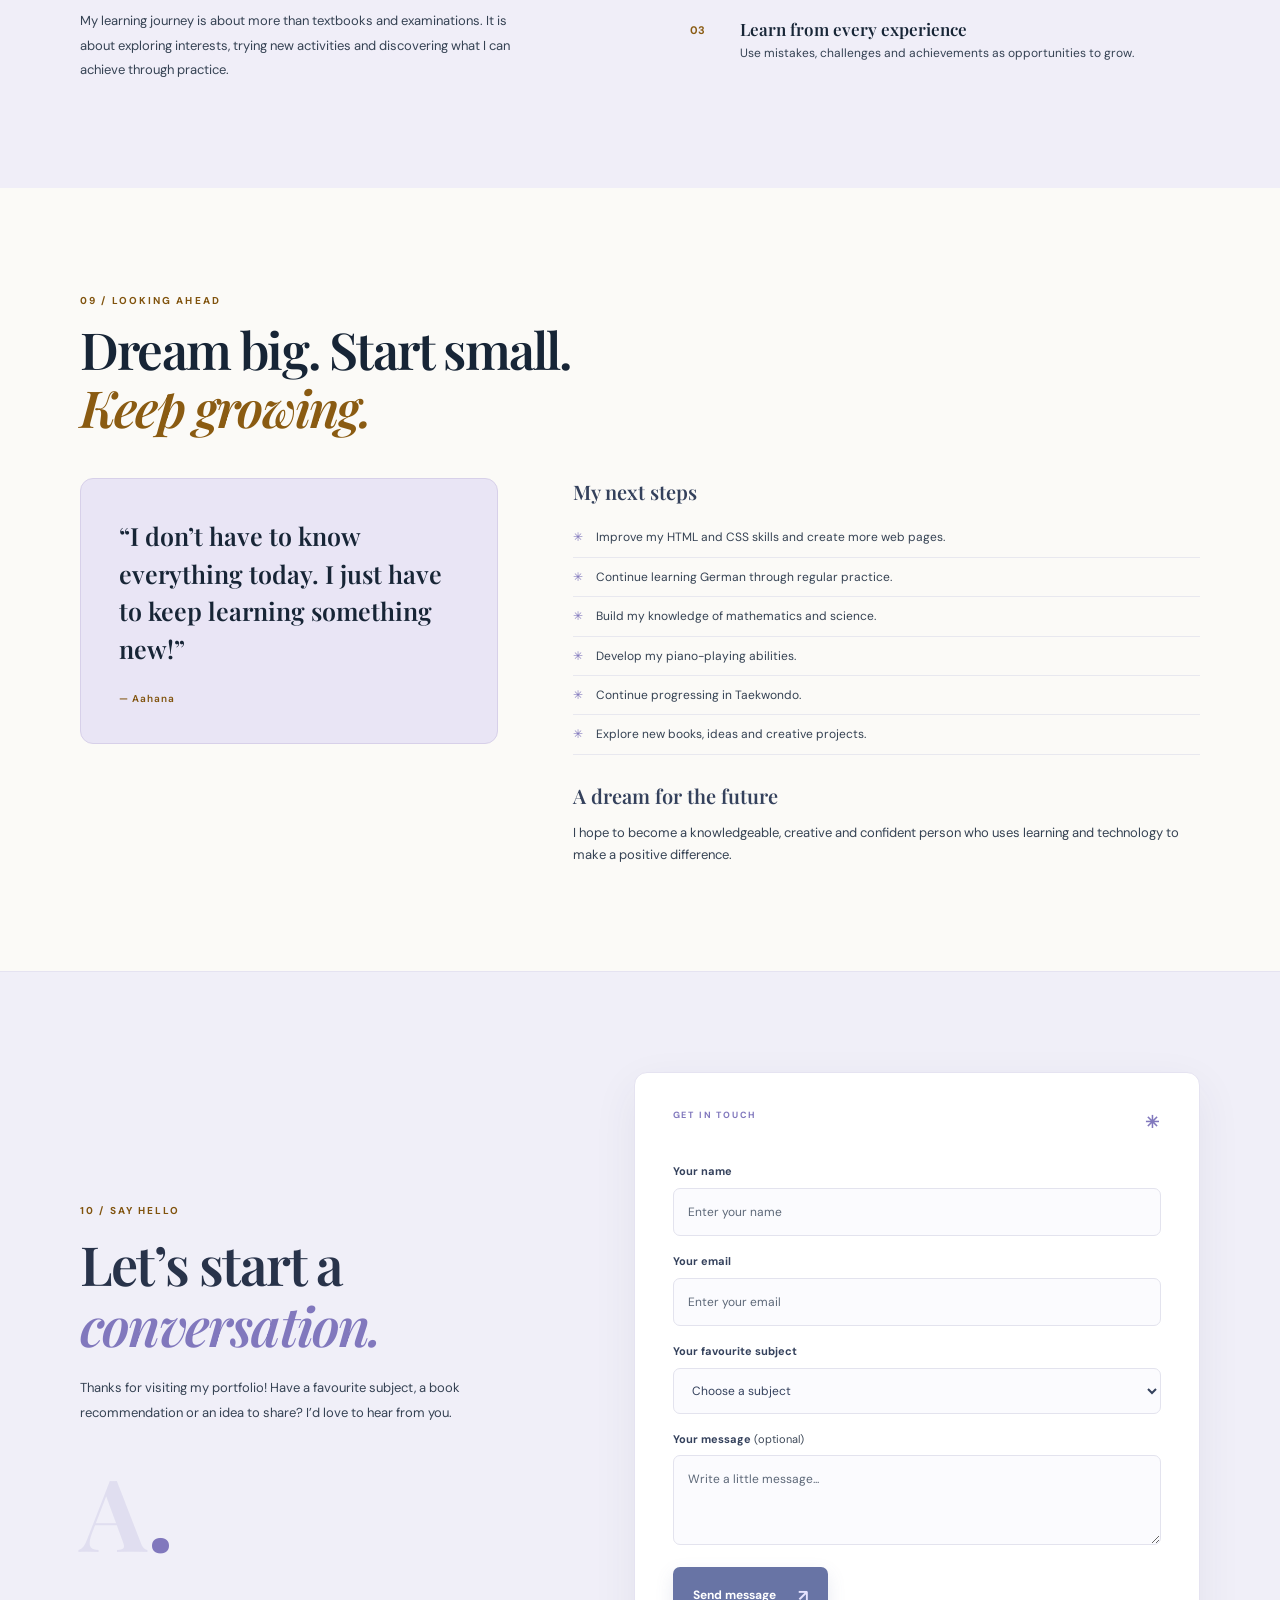
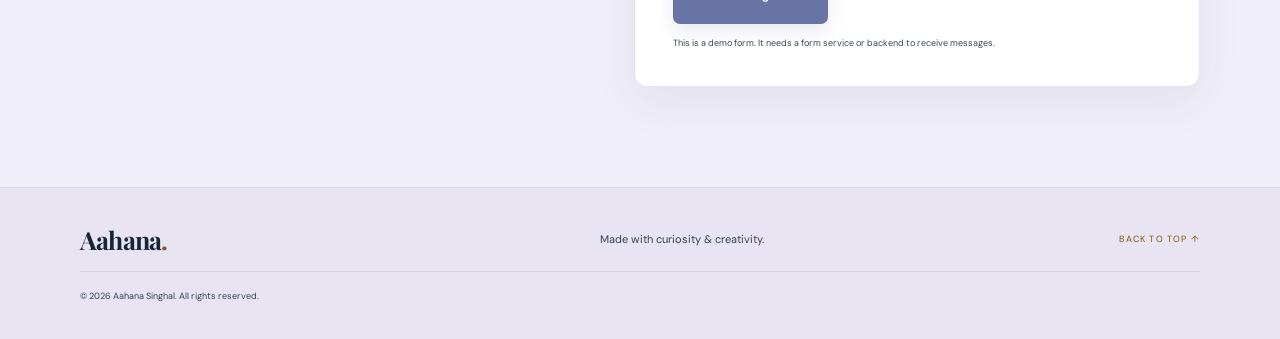
<file: aahana-portfolio-light.html>
<!DOCTYPE html>
<html lang="en">
<head>
  <meta charset="UTF-8">
  <meta name="viewport" content="width=device-width, initial-scale=1.0">
  <meta name="description" content="Aahana Singhal's personal learning portfolio — interests, skills, projects and goals.">
  <title>Aahana Singhal | Personal Portfolio</title>
  <link rel="preconnect" href="https://fonts.googleapis.com">
  <link rel="preconnect" href="https://fonts.gstatic.com" crossorigin>
  <link href="https://fonts.googleapis.com/css2?family=DM+Sans:wght@400;500;600;700&family=Playfair+Display:wght@600;700&display=swap" rel="stylesheet">
  <link rel="stylesheet" href="aahana-light-style.css">
</head>
<body>
  <header class="site-header">
    <nav class="navbar container" aria-label="Main navigation">
      <a class="brand" href="#home">Aahana<span>.</span></a>
      <input type="checkbox" id="menu-toggle" class="menu-toggle">
      <label for="menu-toggle" class="menu-button" aria-label="Toggle navigation"><span></span><span></span><span></span></label>
      <div class="nav-links">
        <a href="#home">Home</a>
        <a href="#about">About</a>
        <a href="#skills">Skills</a>
        <a href="#projects">Projects</a>
        <a href="#journey">Journey</a>
        <a class="nav-contact" href="#contact">Let’s connect <span>↗</span></a>
      </div>
    </nav>
  </header>

  <main>
    <section class="hero container" id="home">
      <div class="hero-copy">
        <p class="eyebrow"><span class="eyebrow-line"></span> MY LITTLE CORNER OF THE INTERNET</p>
        <h1>Curious mind.<br><em>Creative spirit.</em><br>Always learning.</h1>
        <p class="hero-description">Hello, I’m Aahana Singhal — a student who loves exploring new ideas, learning different skills and turning curiosity into creativity.</p>
        <div class="hero-actions">
          <a class="button button-primary" href="#projects">Explore my work <span>↗</span></a>
          <a class="text-link" href="#about">A little about me <span>↓</span></a>
        </div>
        <div class="hero-note"><span class="note-dot"></span> Student · Learner · Explorer</div>
      </div>
      <div class="hero-art" aria-label="Decorative introduction panel">
        <div class="art-orbit orbit-one"></div>
        <div class="art-orbit orbit-two"></div>
        <div class="art-center">
          <span class="art-spark">✳</span>
          <span class="art-initial">A</span>
          <span class="art-caption">LEARN · CREATE · GROW</span>
        </div>
        <div class="floating-tag tag-top">✦ Stay curious</div>
        <div class="floating-tag tag-bottom">Ideas in progress ↗</div>
        <span class="art-star star-one">✳</span>
        <span class="art-star star-two">✦</span>
      </div>
      <a class="scroll-cue" href="#about">SCROLL TO EXPLORE <span>↓</span></a>
    </section>

    <section class="intro-strip">
      <div class="container strip-inner">
        <span>THINK</span><i>✳</i><span>EXPLORE</span><i>✳</i><span>CREATE</span><i>✳</i><span>IMPROVE</span><i>✳</i><span>REPEAT</span>
      </div>
    </section>

    <section class="section container" id="about">
      <div class="section-heading">
        <p class="eyebrow">01 / GET TO KNOW ME</p>
        <h2>A little <em>about me.</em></h2>
      </div>
      <div class="about-layout">
        <div class="about-lead">
          <p class="large-copy">I believe learning can be an exciting adventure — especially when there is always something new to discover.</p>
          <p>I am a curious, enthusiastic and determined student at Nehru World School. I enjoy subjects that challenge my thinking and activities that let me express my creativity.</p>
          <p>From mathematics and German to piano, reading and Taekwondo, every interest teaches me something different.</p>
        </div>
        <div class="values-panel">
          <p class="panel-label">WHAT MAKES ME, ME?</p>
          <article class="value-item"><span>01</span><div><h3>Curiosity</h3><p>I love asking questions and discovering new things.</p></div></article>
          <article class="value-item"><span>02</span><div><h3>Determination</h3><p>I practise regularly and try to learn from mistakes.</p></div></article>
          <article class="value-item"><span>03</span><div><h3>Creativity</h3><p>Music and reading give me room to explore my imagination.</p></div></article>
          <article class="value-item"><span>04</span><div><h3>Discipline</h3><p>Taekwondo teaches me focus and perseverance.</p></div></article>
        </div>
      </div>
    </section>

    <section class="section section-soft" id="skills">
      <div class="container">
        <div class="section-heading">
          <p class="eyebrow">02 / THINGS I’M DEVELOPING</p>
          <h2>Skills in <em>progress.</em></h2>
          <p class="section-intro">Every new skill starts with curiosity and grows with practice. Here are a few areas I’m exploring.</p>
        </div>
        <div class="skill-grid">
          <article class="skill-card">
            <span class="card-number">01</span>
            <div class="skill-icon">&#8984</div>
            <h3>HTML</h3>
            <p>Exploring how websites are structured and how content comes together.</p>
            <span class="card-tag">DIGITAL SKILL</span>
          </article>
          <article class="skill-card"><span class="card-number">02</span><div class="skill-icon">✳</div><h3>CSS</h3><p>Learning how colours, layouts and styles make websites engaging.</p><span class="card-tag">DIGITAL SKILL</span></article>
          <article class="skill-card"><span class="card-number">03</span><div class="skill-icon">◇</div><h3>Digital creativity</h3><p>Discovering how to turn ideas into useful and interesting web pages.</p><span class="card-tag">CREATIVITY</span></article>
          <article class="skill-card"><span class="card-number">04</span><div class="skill-icon">◎</div><h3>Problem-solving</h3><p>Building logical thinking, focus and attention to detail.</p><span class="card-tag">PERSONAL STRENGTH</span></article>
          <article class="skill-card"><span class="card-number">05</span><div class="skill-icon">♫</div><h3>Music & expression</h3><p>Practising piano techniques and developing musical expression.</p><span class="card-tag">CREATIVE SKILL</span></article>
          <article class="skill-card"><span class="card-number">06</span><div class="skill-icon">文</div><h3>German</h3><p>Learning vocabulary, grammar and everyday phrases.</p><span class="card-tag">LANGUAGE</span></article>
        </div>
        <div class="currently-learning">
          <span class="learning-label">CURRENTLY EXPLORING</span>
          <span>Website design</span><span>Data analysis using AI</span><span>Piano</span><span>Taekwondo</span><span>German</span>
        </div>
      </div>
    </section>

    <section class="section container" id="projects">
      <div class="section-heading heading-row">
        <div><p class="eyebrow">03 / IDEAS INTO REALITY</p><h2>Projects & <em>experiments.</em></h2></div>
        <p class="section-intro">Every project is a chance to experiment, solve a problem and express an idea.</p>
      </div>
      <div class="project-grid">
        <article class="project-card project-featured">
          <div class="project-visual visual-one"><span class="visual-label">01 / WEB DESIGN</span><div class="browser-window"><div class="browser-dots">● ● ●</div><div class="browser-lines"><b></b><i></i><i></i></div><div class="browser-blocks"><span></span><span></span><span></span></div></div></div>
          <div class="project-info"><p class="project-type">PERSONAL WEBSITE</p><h3>My Personal Portfolio</h3><p>A personal website that introduces me, showcases my interests and highlights my achievements.</p><div class="project-bottom"><span>HTML · CSS</span><span class="project-arrow">↗</span></div></div>
        </article>
        <article class="project-card">
          <div class="project-visual visual-two"><span class="visual-label">02 / READING</span><div class="book-art"><span>THE<br>READING<br>CORNER</span><i>✳</i></div></div>
          <div class="project-info"><p class="project-type">DIGITAL COLLECTION</p><h3>My Reading Corner</h3><p>A collection of books I enjoy, with short reviews, favourite characters and memorable lessons.</p><div class="project-bottom"><span>HTML · CSS · WRITING</span><span class="project-arrow">↗</span></div></div>
        </article>
        <article class="project-card">
          <div class="project-visual visual-three"><span class="visual-label">03 / LANGUAGE</span><div class="journal-art"><span>Hallo!</span><small>MEIN DEUTSCHES<br>LERN TAGEBUCH</small><b>ä ö ü ß</b></div></div>
          <div class="project-info"><p class="project-type">LEARNING JOURNAL</p><h3>My German Learning Journal</h3><p>A growing collection of German vocabulary, everyday phrases and sentences I learn.</p><div class="project-bottom"><span>GERMAN · NOTEBOOK</span><span class="project-arrow">↗</span></div></div>
        </article>
      </div>
      <p class="next-project-note"><span>✳</span> More ideas are on the way. I’m just getting started!</p>
    </section>

    <section class="section section-dark" id="school">
      <div class="container academic-layout">
        <div>
          <p class="eyebrow">04 / MY SCHOOL LIFE</p>
          <h2>Learning starts<br><em>in the classroom.</em></h2>
          <p class="dark-copy">School is where I explore new ideas, build knowledge and develop skills that help me understand the world around me.</p>
          <div class="school-facts"><div><span>SCHOOL</span><strong>Nehru World School</strong></div><div><span>CLASS</span><strong>07</strong></div><div><span>FAVOURITE SUBJECT</span><strong>Mathematics</strong></div></div>
        </div>
        <div class="subject-panel">
          <p class="panel-label">SUBJECTS I EXPLORE</p>
          <div class="subject-row"><span>01</span><b>Mathematics</b><small>Logic & problem-solving</small></div>
          <div class="subject-row"><span>02</span><b>Science</b><small>How things work</small></div>
          <div class="subject-row"><span>03</span><b>English</b><small>Reading & communication</small></div>
          <div class="subject-row"><span>04</span><b>German</b><small>Language & culture</small></div>
          <div class="subject-row"><span>05</span><b>Hindi</b><small>Language & literature</small></div>
          <div class="subject-row"><span>06</span><b>Geography</b><small>People & our planet</small></div>
          <div class="subject-row"><span>07</span><b>Global Perspectives</b><small>Ideas & understanding</small></div>
        </div>
      </div>
    </section>

    <section class="section container" id="marks">
      <div class="section-heading">
        <p class="eyebrow">05 / ACADEMIC HIGHLIGHTS</p>
        <h2>Progress worth <em>celebrating.</em></h2>
        <p class="section-intro">These results reflect my efforts and motivate me to keep learning and improving.</p>
      </div>
      <div class="marks-wrap">
        <table class="marks-table">
          <thead><tr><th>Subject</th><th>Marks</th><th>Out of</th></tr></thead>
          <tbody>
            <tr><td>English</td><td>98</td><td>100</td></tr>
            <tr><td>Mathematics</td><td>95</td><td>100</td></tr>
            <tr><td>Science</td><td>86</td><td>100</td></tr>
            <tr><td>Hindi</td><td>94</td><td>100</td></tr>
            <tr><td>German</td><td>87</td><td>100</td></tr>
            <tr><td>Geography</td><td>95</td><td>100</td></tr>
            <tr><td>Global Perspectives</td><td>90</td><td>100</td></tr>
          </tbody>
        </table>
      </div>
      <p class="table-note">A reminder that consistent effort adds up, one step at a time.</p>
    </section>

    <section class="section section-soft" id="achievements">
      <div class="container">
        <div class="section-heading">
          <p class="eyebrow">06 / SMALL STEPS, BIG MOMENTS</p>
          <h2>Things I’m <em>proud of.</em></h2>
        </div>
        <div class="achievement-grid">
          <article class="achievement-card achievement-main"><span class="achievement-symbol">✦</span><p class="project-type">A PROUD MOMENT</p><h3>Science Olympiad<br>Gold Medal</h3><p>Winning a gold medal in the Science Olympiad is a milestone that motivates me to keep exploring science and challenging myself.</p></article>
          <article class="achievement-card"><span class="achievement-score">95<span>/100</span></span><h3>Mathematics</h3><p>A result that reflects my love for logical thinking and problem-solving.</p></article>
          <article class="achievement-card"><span class="achievement-score">98<span>/100</span></span><h3>English</h3><p>A milestone that encourages me to keep improving my reading and writing.</p></article>
          <article class="achievement-card"><span class="achievement-score">96<span>/100</span></span><h3>German</h3><p>A result that inspires me to continue developing my language skills.</p></article>
        </div>
      </div>
    </section>

    <section class="section container" id="hobbies">
      <div class="section-heading">
        <p class="eyebrow">07 / BEYOND THE CLASSROOM</p>
        <h2>A few things I <em>love doing.</em></h2>
        <p class="section-intro">My hobbies let me explore different sides of myself. Each one brings a new learning experience.</p>
      </div>
      <div class="hobby-grid">
        <article class="hobby-item"><span>01</span><div class="hobby-icon">▤</div><h3>Reading books</h3><p>Exploring new worlds, fascinating ideas and different perspectives.</p></article>
        <article class="hobby-item"><span>02</span><div class="hobby-icon">文</div><h3>Learning German</h3><p>Discovering vocabulary, useful phrases and another culture.</p></article>
        <article class="hobby-item"><span>03</span><div class="hobby-icon">♫</div><h3>Playing piano</h3><p>Building patience, concentration, rhythm and musical expression.</p></article>
        <article class="hobby-item"><span>04</span><div class="hobby-icon">✳</div><h3>Taekwondo</h3><p>Practising focus, coordination, confidence and discipline.</p></article>
      </div>
    </section>

    <section class="section section-dark journey-section" id="journey">
      <div class="container journey-layout">
        <div><p class="eyebrow">08 / ALWAYS LEARNING, ALWAYS GROWING</p><h2>My journey is<br><em>still unfolding.</em></h2><p class="dark-copy">My learning journey is about more than textbooks and examinations. It is about exploring interests, trying new activities and discovering what I can achieve through practice.</p></div>
        <div class="journey-list">
          <article><span>01</span><div><h3>Think with curiosity</h3><p>Ask questions, think logically and approach problems patiently.</p></div></article>
          <article><span>02</span><div><h3>Practise with patience</h3><p>Build new skills through regular practice and small improvements.</p></div></article>
          <article><span>03</span><div><h3>Learn from every experience</h3><p>Use mistakes, challenges and achievements as opportunities to grow.</p></div></article>
        </div>
      </div>
    </section>

    <section class="section container" id="goals">
      <div class="section-heading">
        <p class="eyebrow">09 / LOOKING AHEAD</p>
        <h2>Dream big. Start small.<br><em>Keep growing.</em></h2>
      </div>
      <div class="goals-layout">
        <div class="goal-quote">“I don’t have to know everything today. I just have to keep learning something new!”<span>— Aahana</span></div>
        <div class="goal-content">
          <h3>My next steps</h3>
          <ul class="goal-list">
            <li>Improve my HTML and CSS skills and create more web pages.</li>
            <li>Continue learning German through regular practice.</li>
            <li>Build my knowledge of mathematics and science.</li>
            <li>Develop my piano-playing abilities.</li>
            <li>Continue progressing in Taekwondo.</li>
            <li>Explore new books, ideas and creative projects.</li>
          </ul>
          <h3 class="future-heading">A dream for the future</h3>
          <p>I hope to become a knowledgeable, creative and confident person who uses learning and technology to make a positive difference.</p>
        </div>
      </div>
    </section>

    <section class="contact-section" id="contact">
      <div class="container contact-layout">
        <div class="contact-copy">
          <p class="eyebrow">10 / SAY HELLO</p>
          <h2>Let’s start a<br><em>conversation.</em></h2>
          <p>Thanks for visiting my portfolio! Have a favourite subject, a book recommendation or an idea to share? I’d love to hear from you.</p>
          <div class="contact-decoration">A<span>.</span></div>
        </div>
        <form class="contact-form" action="#" method="get">
          <div class="form-heading"><span>GET IN TOUCH</span><span>✳</span></div>
          <label for="name">Your name</label>
          <input type="text" id="name" name="name" placeholder="Enter your name" required>
          <label for="email">Your email</label>
          <input type="email" id="email" name="email" placeholder="Enter your email" required>
          <label for="subject">Your favourite subject</label>
          <select id="subject" name="subject" required>
            <option value="">Choose a subject</option>
            <option>Mathematics</option><option>Science</option><option>English</option><option>German</option>
          </select>
          <label for="message">Your message <span class="optional">(optional)</span></label>
          <textarea id="message" name="message" rows="3" placeholder="Write a little message..."></textarea>
          <button type="submit" class="button button-primary">Send message <span>↗</span></button>
          <p class="form-note">This is a demo form. It needs a form service or backend to receive messages.</p>
        </form>
      </div>
    </section>
  </main>

  <footer class="site-footer">
    <div class="container footer-inner">
      <a class="brand footer-brand" href="#home">Aahana<span>.</span></a>
      <p>Made with curiosity & creativity.</p>
      <a href="#home" class="back-top">BACK TO TOP ↑</a>
      <small>© 2026 Aahana Singhal. All rights reserved.</small>
    </div>
  </footer>
</body>
</html>
</file>
<file: style.css>
/* =========================================
   AAHANA'S PORTFOLIO — DESIGN SYSTEM
   Palette: warm ivory, deep ink, muted gold
========================================= */

:root {
  --ink: #172321;
  --ink-soft: #24332f;
  --paper: #f7f5ef;
  --paper-deep: #eeece3;
  --white: #fffefa;
  --gold: #b88b3b;
  --gold-light: #e6d3a6;
  --muted: #737a72;
  --line: #dedbd0;
  --serif: "Playfair Display", Georgia, serif;
  --sans: "DM Sans", Arial, sans-serif;
}

* { margin: 0; padding: 0; box-sizing: border-box; }
html { scroll-behavior: smooth; scroll-padding-top: 95px; }
body {
  background: var(--paper);
  color: var(--ink);
  font-family: var(--sans);
  line-height: 1.7;
  -webkit-font-smoothing: antialiased;
}
a { color: inherit; text-decoration: none; }
button, input, select, textarea { font: inherit; }
.container { width: min(1120px, calc(100% - 48px)); margin-inline: auto; }

/* Header and navigation */
.site-header {
  position: sticky; top: 0; z-index: 1000;
  background: rgba(247,245,239,.94);
  backdrop-filter: blur(14px);
  border-bottom: 1px solid rgba(23,35,33,.09);
}
.navbar { min-height: 78px; display: flex; align-items: center; justify-content: space-between; gap: 28px; }
.brand { font: 700 29px var(--serif); letter-spacing: -.8px; }
.brand span { color: var(--gold); }
.nav-links { display: flex; align-items: center; gap: 29px; }
.nav-links a { color: #4e5953; font-size: 13px; font-weight: 600; transition: color .2s ease; }
.nav-links a:hover { color: var(--gold); }
.nav-links .nav-contact { padding: 11px 17px; border: 1px solid var(--line); border-radius: 4px; color: var(--ink); }
.nav-contact span { color: var(--gold); margin-left: 8px; }
.menu-toggle, .menu-button { display: none; }

/* Hero */
.hero { min-height: 610px; display: grid; grid-template-columns: 1.1fr .9fr; align-items: center; gap: 55px; padding-top: 75px; padding-bottom: 105px; position: relative; }
.eyebrow { color: var(--gold); font-size: 10px; font-weight: 700; letter-spacing: 2.1px; line-height: 1.5; }
.eyebrow-line { display: inline-block; width: 29px; height: 1px; background: var(--gold); vertical-align: middle; margin-right: 9px; }
.hero h1, .section-heading h2, .academic-layout h2, .journey-layout h2, .contact-copy h2 {
  font: 600 clamp(42px, 5.3vw, 67px)/1.13 var(--serif);
  letter-spacing: -1.8px;
}
h1 em, h2 em { color: var(--gold); font-style: italic; }
.hero h1 { margin: 25px 0 20px; }
.hero-description { max-width: 480px; color: #68716a; font-size: 15px; line-height: 1.9; }
.hero-actions { display: flex; align-items: center; gap: 27px; margin-top: 30px; }
.button { display: inline-flex; align-items: center; justify-content: center; gap: 22px; border: 0; cursor: pointer; font-size: 12px; font-weight: 700; transition: transform .2s ease, background .2s ease, box-shadow .2s ease; }
.button-primary { background: var(--ink); color: white; padding: 15px 20px; border-radius: 3px; }
.button-primary span { color: var(--gold-light); font-size: 16px; }
.button-primary:hover { background: var(--gold); color: var(--ink); transform: translateY(-3px); box-shadow: 0 8px 20px rgba(23,35,33,.12); }
.text-link { font-size: 12px; font-weight: 700; border-bottom: 1px solid var(--gold-light); padding-bottom: 5px; }
.text-link span { color: var(--gold); margin-left: 7px; }
.hero-note { margin-top: 45px; color: var(--muted); font-size: 11px; letter-spacing: .5px; }
.note-dot { display: inline-block; width: 7px; height: 7px; background: #8d9d76; border-radius: 50%; margin-right: 8px; }
.hero-art { min-height: 390px; display: grid; place-items: center; position: relative; background: #eae6d9; overflow: hidden; border-radius: 48% 48% 4px 4px; }
.art-orbit { position: absolute; border: 1px solid rgba(184,139,59,.45); border-radius: 50%; transform: rotate(-28deg); }
.orbit-one { width: 330px; height: 220px; }
.orbit-two { width: 420px; height: 290px; }
.art-center { width: 205px; height: 205px; border-radius: 50%; background: var(--ink); color: var(--paper); display: flex; flex-direction: column; align-items: center; justify-content: center; box-shadow: 0 20px 50px rgba(23,35,33,.17); z-index: 1; }
.art-initial { font: 700 112px/.95 var(--serif); color: var(--gold-light); }
.art-spark { color: var(--gold); font-size: 22px; }
.art-caption { font-size: 8px; letter-spacing: 2px; margin-top: 8px; }
.floating-tag { position: absolute; z-index: 2; background: var(--white); padding: 10px 14px; font-size: 10px; font-weight: 700; box-shadow: 0 8px 25px rgba(23,35,33,.08); }
.tag-top { top: 55px; left: 12px; transform: rotate(-5deg); }
.tag-bottom { bottom: 58px; right: 5px; transform: rotate(4deg); }
.art-star { position: absolute; color: var(--gold); }
.star-one { top: 27%; right: 15%; font-size: 27px; }
.star-two { bottom: 22%; left: 15%; font-size: 19px; }
.scroll-cue { position: absolute; bottom: 30px; left: 0; font-size: 9px; letter-spacing: 1.8px; color: var(--muted); }
.scroll-cue span { color: var(--gold); margin-left: 10px; }

/* Intro ticker */
.intro-strip { background: var(--ink); color: var(--paper); }
.strip-inner { min-height: 65px; display: flex; justify-content: space-between; align-items: center; gap: 15px; font-size: 10px; font-weight: 700; letter-spacing: 2px; }
.strip-inner i { color: var(--gold); font-style: normal; font-size: 15px; }

/* Shared sections */
.section { padding-top: 105px; padding-bottom: 105px; }
.section-heading { margin-bottom: 42px; }
.section-heading h2 { font-size: clamp(36px, 4.4vw, 51px); margin-top: 13px; }
.section-intro { max-width: 500px; color: var(--muted); font-size: 14px; margin-top: 15px; }
.heading-row { display: flex; justify-content: space-between; align-items: end; gap: 35px; }
.heading-row .section-intro { max-width: 310px; margin-bottom: 7px; }

/* About */
.about-layout { display: grid; grid-template-columns: .95fr 1.05fr; gap: 85px; align-items: start; }
.about-lead p { color: var(--muted); font-size: 14px; margin-top: 17px; }
.about-lead .large-copy { color: var(--ink); font: 600 25px/1.55 var(--serif); margin-top: 0; }
.values-panel { background: var(--white); border: 1px solid var(--line); padding: 27px 32px; }
.panel-label { font-size: 9px; letter-spacing: 1.8px; color: var(--gold); font-weight: 700; margin-bottom: 10px; }
.value-item { display: grid; grid-template-columns: 38px 1fr; gap: 12px; padding: 17px 0; border-bottom: 1px solid var(--line); }
.value-item:last-child { border-bottom: 0; }
.value-item > span, .journey-list article > span { color: var(--gold); font-size: 11px; font-weight: 700; padding-top: 3px; }
.value-item h3, .journey-list h3 { font: 600 17px var(--serif); }
.value-item p, .journey-list p { color: var(--muted); font-size: 12px; margin-top: 3px; }

/* Skills */
.section-soft { background: var(--paper-deep); }
.skill-grid { display: grid; grid-template-columns: repeat(3, 1fr); gap: 14px; }
.skill-card { position: relative;
   background: var(--white);
    border: 1px solid #e2dfd5; 
    padding: 27px 25px 24px; min-height: 225px; transition: transform .25s ease, box-shadow .25s ease; }
.skill-card:hover, .project-card:hover { transform: translateY(-5px); box-shadow: 0 15px 35px rgba(23,35,33,.08); }
.card-number { position: absolute; top: 21px; right: 22px; color: #b8b8aa; font-size: 10px; }
.skill-icon { width: 39px; height: 39px; display: grid; place-items: center; background: #f0eadc; color: var(--gold); font-size: 21px; margin-bottom: 19px; }
.skill-card h3, .project-info h3, .achievement-card h3, .hobby-item h3 { font: 600 20px var(--serif); }
.skill-card p, .project-info > p:not(.project-type), .achievement-card p, .hobby-item p { color: var(--muted); font-size: 12px; line-height: 1.8; margin-top: 8px; }
.card-tag, .project-type { display: block; color: var(--gold); font-size: 8px; font-weight: 700; letter-spacing: 1.5px; margin-top: 19px; }
.currently-learning { display: flex; align-items: center; flex-wrap: wrap; gap: 10px; margin-top: 27px; }
.learning-label { font-size: 9px; letter-spacing: 1.3px; color: var(--muted); font-weight: 700; margin-right: 7px; }
.currently-learning span:not(.learning-label) { background: transparent; border: 1px solid #d1cbbb; padding: 7px 12px; font-size: 10px; color: #59645b; border-radius: 30px; }

/* Projects */
.project-grid { display: grid; grid-template-columns: repeat(3, 1fr); gap: 18px; }
.project-card { background: var(--white); border: 1px solid var(--line); transition: transform .25s ease, box-shadow .25s ease; }
.project-visual { height: 215px; position: relative; display: grid; place-items: center; overflow: hidden; }
.visual-one { background: #d9ded3; }
.visual-two { background: #e9dfcd; }
.visual-three { background: #d9dce0; }
.visual-label { position: absolute; top: 15px; left: 17px; font-size: 8px; letter-spacing: 1.5px; color: rgba(23,35,33,.65); font-weight: 700; }
.browser-window { width: 65%; height: 125px; background: #fffefa; box-shadow: 0 13px 28px rgba(23,35,33,.12); padding: 10px; transform: rotate(-4deg); }
.browser-dots { color: #bd9a57; font-size: 7px; letter-spacing: 2px; border-bottom: 1px solid #e9e6dd; padding-bottom: 7px; }
.browser-lines { padding: 13px 5px 8px; }
.browser-lines b, .browser-lines i { display: block; height: 5px; background: #293b35; width: 65%; margin-bottom: 6px; }
.browser-lines i { width: 85%; height: 3px; background: #d7d5cb; }
.browser-blocks { display: flex; gap: 6px; }
.browser-blocks span { height: 27px; flex: 1; background: #e8dfca; }
.book-art { width: 125px; height: 155px; background: #243b34; color: #f4ead4; display: flex; flex-direction: column; justify-content: center; padding: 18px; box-shadow: 10px 9px 0 #c2a77b; transform: rotate(5deg); }
.book-art span { font: 700 19px/1.25 var(--serif); }
.book-art i { color: #d9b56e; font-style: normal; margin-top: 10px; }
.journal-art { width: 180px; height: 140px; background: #f7f4ec; padding: 18px; display: flex; flex-direction: column; box-shadow: 0 12px 25px rgba(23,35,33,.12); transform: rotate(-4deg); }
.journal-art span { font: 700 29px var(--serif); color: #35463e; }
.journal-art small { font-size: 7px; letter-spacing: 1.5px; color: var(--gold); margin-top: 4px; }
.journal-art b { color: #758579; margin-top: 12px; letter-spacing: 4px; }
.project-info { padding: 23px 23px 20px; }
.project-info .project-type { margin-top: 0; margin-bottom: 8px; }
.project-info h3 { font-size: 20px; }
.project-bottom { border-top: 1px solid var(--line); margin-top: 19px; padding-top: 13px; display: flex; justify-content: space-between; align-items: center; color: var(--muted); font-size: 8px; letter-spacing: 1px; font-weight: 700; }
.project-arrow { color: var(--gold); font-size: 18px; }
.next-project-note { margin-top: 28px; color: var(--muted); font-size: 12px; text-align: center; }
.next-project-note span { color: var(--gold); margin-right: 7px; }

/* Academic dark section */
.section-dark { background: var(--ink); color: var(--paper); }
.academic-layout { display: grid; grid-template-columns: .9fr 1.1fr; gap: 100px; align-items: center; }
.academic-layout h2, .journey-layout h2, .contact-copy h2 { font-size: clamp(39px, 4.5vw, 54px); margin-top: 16px; }
.dark-copy { max-width: 430px; color: #b9c1b9; font-size: 13px; line-height: 1.9; margin-top: 22px; }
.school-facts { display: flex; flex-wrap: wrap; gap: 28px; border-top: 1px solid #3b4943; margin-top: 35px; padding-top: 23px; }
.school-facts div { display: flex; flex-direction: column; gap: 5px; }
.school-facts span { color: var(--gold-light); font-size: 8px; letter-spacing: 1.2px; }
.school-facts strong { font: 600 14px var(--serif); }
.subject-panel { background: #21312b; padding: 28px 32px; border: 1px solid #3b4943; }
.subject-panel .panel-label { color: var(--gold-light); }
.subject-row { display: grid; grid-template-columns: 30px 1fr 1fr; align-items: center; gap: 12px; padding: 13px 0; border-bottom: 1px solid #3b4943; }
.subject-row:last-child { border-bottom: 0; }
.subject-row span { color: var(--gold-light); font-size: 10px; }
.subject-row b { font: 600 14px var(--serif); }
.subject-row small { color: #aab5ac; font-size: 10px; text-align: right; }

/* Marks table */
.marks-wrap { overflow-x: auto; border: 1px solid var(--line); background: var(--white); }
.marks-table { width: 100%; border-collapse: collapse; text-align: left; }
.marks-table th { background: var(--ink); color: var(--paper); font-size: 10px; letter-spacing: 1.2px; text-transform: uppercase; font-weight: 600; }
.marks-table th, .marks-table td { padding: 15px 22px; border-bottom: 1px solid var(--line); }
.marks-table td { font-size: 13px; }
.marks-table td:nth-child(2) { color: var(--gold); font-weight: 700; }
.marks-table tbody tr:last-child td { border-bottom: 0; }
.marks-table tbody tr:hover { background: #f7f3e9; }
.table-note { color: var(--muted); font-size: 11px; margin-top: 13px; }

/* Achievements */
.achievement-grid { display: grid; grid-template-columns: 1.3fr 1fr 1fr; gap: 14px; }
.achievement-card { background: var(--white); border: 1px solid #e0dccf; padding: 25px; min-height: 190px; }
.achievement-main { grid-row: span 2; background: var(--ink); color: var(--paper); padding: 34px; }
.achievement-symbol { display: block; font-size: 30px; color: var(--gold-light); margin-bottom: 24px; }
.achievement-main .project-type { color: var(--gold-light); }
.achievement-main h3 { font-size: 29px; margin-top: 10px; }
.achievement-main p:not(.project-type) { color: #bdc5bc; }
.achievement-score { display: block; font: 600 43px var(--serif); color: var(--gold); }
.achievement-score span { font: 400 14px var(--sans); color: var(--muted); }

/* Hobbies */
.hobby-grid { display: grid; grid-template-columns: repeat(4, 1fr); border-top: 1px solid var(--line); border-bottom: 1px solid var(--line); }
.hobby-item { padding: 25px 23px 28px; border-right: 1px solid var(--line); position: relative; }
.hobby-item:last-child { border-right: 0; }
.hobby-item > span { color: #a9a99b; font-size: 10px; }
.hobby-icon { font-size: 27px; color: var(--gold); margin: 20px 0 13px; }
.hobby-item h3 { font-size: 18px; }

/* Journey */
.journey-layout { display: grid; grid-template-columns: 1fr 1fr; gap: 100px; align-items: center; }
.journey-list article { display: grid; grid-template-columns: 35px 1fr; gap: 15px; padding: 18px 0; border-bottom: 1px solid #3b4943; }
.journey-list article:last-child { border-bottom: 0; }
.journey-list h3 { color: var(--paper); }

/* Goals */
.goals-layout { display: grid; grid-template-columns: .8fr 1.2fr; gap: 75px; }
.goal-quote { background: var(--ink); color: var(--paper); padding: 38px; font: 600 25px/1.5 var(--serif); align-self: start; }
.goal-quote span { display: block; color: var(--gold-light); font: 600 10px var(--sans); letter-spacing: 1px; margin-top: 25px; }
.goal-content h3 { font: 600 20px var(--serif); margin-bottom: 13px; }
.goal-list { list-style: none; }
.goal-list li { position: relative; padding: 9px 0 9px 23px; color: var(--muted); font-size: 12px; border-bottom: 1px solid var(--line); }
.goal-list li::before { content: "✳"; position: absolute; left: 0; color: var(--gold); }
.future-heading { margin-top: 27px; }
.goal-content > p { color: var(--muted); font-size: 13px; }

/* Contact */
.contact-section { background: #e9e5d9; padding: 100px 0; }
.contact-layout { display: grid; grid-template-columns: .9fr 1.1fr; gap: 90px; align-items: center; }
.contact-copy h2 { color: var(--ink); }
.contact-copy > p:not(.eyebrow) { max-width: 390px; color: #68716a; font-size: 13px; margin-top: 20px; line-height: 1.9; }
.contact-decoration { font: 700 100px/.9 var(--serif); color: rgba(184,139,59,.22); margin-top: 40px; }
.contact-decoration span { color: var(--gold); }
.contact-form { background: var(--white); padding: 35px 38px; box-shadow: 0 15px 45px rgba(23,35,33,.08); }
.form-heading { display: flex; justify-content: space-between; color: var(--gold); font-size: 9px; letter-spacing: 1.8px; font-weight: 700; margin-bottom: 25px; }
.form-heading span:last-child { font-size: 17px; }
.contact-form label { display: block; color: var(--ink); font-size: 11px; font-weight: 700; margin: 16px 0 7px; }
.optional { color: var(--muted); font-weight: 400; }
.contact-form input, .contact-form select, .contact-form textarea { display: block; width: 100%; padding: 13px 14px; background: #fbfaf6; border: 1px solid #dedbd0; border-radius: 2px; color: var(--ink); outline: none; font-size: 12px; transition: border .2s ease, box-shadow .2s ease; }
.contact-form input::placeholder, .contact-form textarea::placeholder { color: #a1a49b; }
.contact-form input:focus, .contact-form select:focus, .contact-form textarea:focus { border-color: var(--gold); box-shadow: 0 0 0 3px rgba(184,139,59,.12); }
.contact-form textarea { resize: vertical; }
.contact-form button { margin-top: 22px; }
.form-note { color: #858b81; font-size: 9px; margin-top: 12px; }

/* Footer */
.site-footer { background: #111c19; color: var(--paper); padding: 35px 0; }
.footer-inner { display: grid; grid-template-columns: 1fr 1fr auto; align-items: center; gap: 15px; }
.footer-brand { font-size: 25px; }
.footer-inner p { color: #b8c0b7; font-size: 11px; }
.back-top { color: var(--gold-light); font-size: 9px; letter-spacing: 1.2px; }
.footer-inner small { grid-column: 1 / -1; border-top: 1px solid #34413b; padding-top: 17px; color: #929e94; font-size: 9px; }

/* Tablet */
@media (max-width: 900px) {
  .nav-links { gap: 17px; }
  .hero { gap: 25px; }
  .about-layout, .academic-layout, .journey-layout { gap: 45px; }
  .contact-layout { gap: 45px; }
  .project-visual { height: 180px; }
  .subject-row { grid-template-columns: 25px 1fr; }
  .subject-row small { grid-column: 2; text-align: left; margin-top: -7px; }
}

/* Mobile navigation and layout */
@media (max-width: 680px) {
  .container { width: min(100% - 32px, 520px); }
  .navbar { min-height: 68px; flex-wrap: wrap; }
  .brand { font-size: 26px; }
  .menu-button { display: flex; flex-direction: column; gap: 5px; cursor: pointer; padding: 8px; }
  .menu-button span { display: block; width: 23px; height: 2px; background: var(--ink); }
  .nav-links { display: none; width: 100%; flex-direction: column; align-items: stretch; gap: 0; padding: 5px 0 14px; }
  .nav-links a { padding: 11px 4px; border-bottom: 1px solid var(--line); }
  .nav-links .nav-contact { text-align: center; margin-top: 10px; border: 1px solid var(--line); }
  .menu-toggle:checked ~ .nav-links { display: flex; }
  .hero { min-height: auto; grid-template-columns: 1fr; padding-top: 65px; padding-bottom: 85px; gap: 45px; }
  .hero h1 { font-size: clamp(43px, 12vw, 59px); }
  .hero-art { min-height: 310px; max-width: 430px; width: 100%; margin: auto; }
  .art-center { width: 170px; height: 170px; }
  .art-initial { font-size: 92px; }
  .orbit-one { width: 270px; height: 180px; }
  .orbit-two { width: 340px; height: 235px; }
  .scroll-cue { bottom: 28px; }
  .strip-inner { min-height: 58px; gap: 8px; font-size: 8px; letter-spacing: 1px; }
  .strip-inner i { font-size: 11px; }
  .section { padding-top: 75px; padding-bottom: 75px; }
  .section-heading h2 { font-size: 39px; }
  .heading-row { display: block; }
  .heading-row .section-intro { margin-top: 13px; }
  .about-layout, .academic-layout, .journey-layout, .goals-layout, .contact-layout { grid-template-columns: 1fr; gap: 35px; }
  .about-lead .large-copy { font-size: 22px; }
  .values-panel { padding: 22px; }
  .skill-grid { grid-template-columns: repeat(2, 1fr); gap: 10px; }
  .skill-card { min-height: 220px; padding: 21px 17px; }
  .currently-learning { gap: 7px; }
  .learning-label { width: 100%; }
  .project-grid { grid-template-columns: 1fr; }
  .project-visual { height: 220px; }
  .academic-layout { gap: 35px; }
  .subject-panel { padding: 22px; }
  .achievement-grid { grid-template-columns: 1fr 1fr; }
  .achievement-main { grid-column: 1 / -1; grid-row: auto; }
  .hobby-grid { grid-template-columns: 1fr 1fr; }
  .hobby-item { border-bottom: 1px solid var(--line); min-height: 210px; }
  .hobby-item:nth-child(2) { border-right: 0; }
  .hobby-item:nth-child(3), .hobby-item:nth-child(4) { border-bottom: 0; }
  .goal-quote { font-size: 22px; padding: 29px; }
  .contact-section { padding: 75px 0; }
  .contact-form { padding: 27px 22px; }
  .contact-decoration { display: none; }
  .footer-inner { grid-template-columns: 1fr auto; }
  .footer-inner p { grid-column: 1 / -1; grid-row: 2; }
  .back-top { grid-column: 2; grid-row: 1; }
  .footer-inner small { grid-row: 3; }
}

@media (max-width: 390px) {
  .skill-grid { grid-template-columns: 1fr; }
  .skill-card { min-height: auto; }
  .hero-actions { align-items: flex-start; flex-direction: column; gap: 18px; }
  .strip-inner { flex-wrap: wrap; justify-content: center; padding: 12px 0; }
  .marks-table th, .marks-table td { padding: 12px 14px; }
}


/* =========================================
   SOFT LIGHT PORTFOLIO THEME
   Palette: ivory, lavender, soft blue, ink
========================================= */
:root {
  --ink: #28334a;
  --ink-soft: #3b4861;
  --paper: #fbfaf8;
  --paper-deep: #f2f2f8;
  --white: #ffffff;
  --gold: #8178bd;
  --gold-light: #dcd8f2;
  --muted: #70798b;
  --line: #e5e5ee;
}

body {
  background: var(--paper);
  color: var(--ink);
}

.site-header {
  background: rgba(251, 250, 248, .94);
  border-bottom: 1px solid rgba(40, 51, 74, .08);
}

.nav-links a { color: #59647a; }
.nav-links a:hover { color: var(--gold); }
.nav-links .nav-contact {
  border-color: #deddf0;
  color: var(--ink);
  border-radius: 24px;
}
.nav-contact span { color: var(--gold); }

.hero {
  background:
    radial-gradient(ellipse at 83% 45%, rgba(190, 185, 229, .18), transparent 38%);
}
.hero-art {
  background: linear-gradient(145deg, #eeedf8, #e5edf5);
  border: 1px solid #e2e0f1;
  border-radius: 46% 46% 24px 24px;
}
.art-orbit { border-color: rgba(129, 120, 189, .35); }
.art-center {
  background: linear-gradient(145deg, #7770ae, #4e5d83);
  color: #fff;
  box-shadow: 0 20px 50px rgba(72, 77, 125, .18);
}
.art-initial { color: #f5f2ff; }
.art-spark, .art-star { color: #8f86c9; }
.floating-tag {
  background: rgba(255,255,255,.94);
  color: #45516b;
  border: 1px solid #e5e2f2;
  border-radius: 10px;
  box-shadow: 0 8px 25px rgba(55, 61, 91, .08);
}

.button-primary {
  background: #6874a5;
  color: #fff;
  border-radius: 7px;
  box-shadow: 0 7px 18px rgba(104, 116, 165, .15);
}
.button-primary span { color: #e6e3ff; }
.button-primary:hover {
  background: #8178bd;
  color: #fff;
  box-shadow: 0 10px 24px rgba(104, 116, 165, .2);
}
.text-link { border-color: #d7d2ee; }

.intro-strip {
  background: #eeedf8;
  color: #596184;
  border-top: 1px solid #e4e2f1;
  border-bottom: 1px solid #e4e2f1;
}
.strip-inner i { color: #9289c9; }

.section-soft { background: #f3f3f9; }

.values-panel,
.skill-card,
.project-card,
.achievement-card,
.contact-form {
  background: #fff;
  border-color: #e6e6ef;
  border-radius: 12px;
  box-shadow: 0 8px 24px rgba(53, 62, 91, .035);
}
.value-item { border-color: #ececf2; }
.skill-card {
  border-radius: 13px;
  transition: transform .25s ease, box-shadow .25s ease;
}
.skill-card:hover,
.project-card:hover {
  box-shadow: 0 15px 35px rgba(72, 77, 125, .10);
}
.skill-icon {
  background: #f0effa;
  color: #8178bd;
  border-radius: 11px;
}
.currently-learning span:not(.learning-label) {
  background: #fff;
  border-color: #e1dff0;
  color: #5f6686;
}

.project-card { overflow: hidden; }
.visual-one { background: #e7edf5; }
.visual-two { background: #f2eade; }
.visual-three { background: #e9e8f5; }
.visual-label { color: rgba(40, 51, 74, .66); }
.browser-window {
  border-radius: 8px;
  background: #fff;
}
.browser-lines b { background: #65749a; }
.browser-blocks span { background: #e8e5f7; }
.book-art {
  background: #68779a;
  color: #fff;
  border-radius: 3px;
  box-shadow: 10px 9px 0 #d9d5eb;
}
.book-art i { color: #e5ddff; }
.journal-art {
  background: #fff;
  border-radius: 5px;
  box-shadow: 0 12px 25px rgba(53, 62, 91, .10);
}
.journal-art span { color: #58668a; }
.journal-art small { color: #8178bd; }
.journal-art b { color: #8c9bb0; }
.project-bottom { border-color: #ececf2; }

.section-dark {
  background: linear-gradient(135deg, #f0eff9, #edf3f8);
  color: var(--ink);
}
.academic-layout h2,
.journey-layout h2,
.contact-copy h2 {
  color: var(--ink);
}
.academic-layout h2 em,
.journey-layout h2 em,
.contact-copy h2 em { color: #8178bd; }
.dark-copy { color: #68748a; }
.school-facts { border-color: #dcddeb; }
.school-facts span { color: #8178bd; }
.subject-panel {
  background: rgba(255,255,255,.82);
  border: 1px solid #e0e1ef;
  border-radius: 13px;
  box-shadow: 0 10px 30px rgba(53, 62, 91, .045);
}
.subject-panel .panel-label { color: #8178bd; }
.subject-row { border-color: #ececf2; }
.subject-row span { color: #8178bd; }
.subject-row b { color: #34415c; }
.subject-row small { color: #7b8495; }

.marks-wrap {
  background: #fff;
  border-color: #e5e5ee;
  border-radius: 12px;
  box-shadow: 0 8px 24px rgba(53, 62, 91, .035);
}
.marks-table th {
  background: #e9e8f5;
  color: #465271;
}
.marks-table td { border-color: #ececf2; }
.marks-table td:nth-child(2) { color: #8178bd; }
.marks-table tbody tr:hover { background: #f7f6fc; }

.achievement-main {
  background: linear-gradient(145deg, #7279a6, #586989);
  color: #fff;
  border-color: #7279a6;
  border-radius: 13px;
}
.achievement-main .project-type,
.achievement-symbol { color: #eeeaff; }
.achievement-main p:not(.project-type) { color: #edf0fa; }
.achievement-score { color: #8178bd; }
.achievement-score span { color: #8991a2; }

.hobby-grid {
  border-color: #e5e5ee;
}
.hobby-item { border-color: #e5e5ee; }
.hobby-item > span { color: #a2a6b4; }
.hobby-icon { color: #8178bd; }

.journey-list article { border-color: #dcddeb; }
.journey-list h3 { color: #34415c; }
.journey-list p { color: #70798b; }

.goal-quote {
  background: linear-gradient(145deg, #e9e7f6, #e8eff6);
  color: #34415c;
  border: 1px solid #dedcf0;
  border-radius: 13px;
}
.goal-quote span { color: #8178bd; }
.goal-content h3 { color: #34415c; }
.goal-list li { color: #70798b; border-color: #e8e8ef; }
.goal-list li::before { color: #8178bd; }

.contact-section {
  background: #f0eff8;
  border-top: 1px solid #e5e3f1;
}
.contact-copy h2 { color: #28334a; }
.contact-copy > p:not(.eyebrow) { color: #68748a; }
.contact-decoration { color: rgba(129,120,189,.14); }
.contact-decoration span { color: #8178bd; }
.contact-form {
  border: 1px solid #e5e3f1;
  border-radius: 13px;
  box-shadow: 0 15px 45px rgba(53, 62, 91, .07);
}
.form-heading { color: #8178bd; }
.contact-form label { color: #34415c; }
.contact-form input,
.contact-form select,
.contact-form textarea {
  background: #fbfbfe;
  border-color: #e3e3ee;
  border-radius: 7px;
  color: #34415c;
}
.contact-form input:focus,
.contact-form select:focus,
.contact-form textarea:focus {
  border-color: #aaa3d5;
  box-shadow: 0 0 0 3px rgba(129,120,189,.12);
}
.contact-form .button-primary { background: #6874a5; color: #fff; }
.contact-form .button-primary span { color: #e6e3ff; }
.contact-form .button-primary:hover { background: #8178bd; }
.form-note { color: #8991a2; }

.site-footer {
  background: #303b58;
  color: #f7f7fc;
}
.footer-inner p,
.footer-inner small { color: #d0d4e2; }
.back-top { color: #e2def8; }
.footer-inner small { border-color: rgba(255,255,255,.16); }

@media (max-width: 680px) {
  .nav-links { background: #fbfaf8; }
  .nav-links a { border-color: #e5e5ee; }
}


/* =========================================
   READABILITY + HIGH-CONTRAST LIGHT THEME
   Keep the backgrounds soft, but all text dark
========================================= */
:root {
  --ink: #172536;
  --ink-soft: #243447;
  --paper: #fbfaf7;
  --paper-deep: #f0eef8;
  --white: #ffffff;
  --gold: #8a5b12;
  --gold-light: #d8bd83;
  --muted: #354253;
  --line: #d7dce5;
}

/* General text contrast */
body { color: #172536; }
p, li, small, label, td, th, span { text-shadow: none; }
.hero-description,
.section-intro,
.about-lead p,
.value-item p,
.journey-list p,
.skill-card p,
.project-info > p:not(.project-type),
.achievement-card p,
.hobby-item p,
.table-note,
.goal-list li,
.goal-content > p,
.contact-copy > p:not(.eyebrow) {
  color: #354253;
}

/* Darken small labels and muted metadata so they remain readable */
.nav-links a,
.hero-note,
.scroll-cue,
.learning-label,
.currently-learning span:not(.learning-label),
.project-bottom,
.card-number,
.hobby-item > span,
.form-note,
.optional {
  color: #3d4858;
}
.eyebrow,
.panel-label,
.card-tag,
.project-type,
.project-arrow,
.text-link span,
.note-dot {
  color: #80530d;
}
.card-number { color: #596273; }
.contact-form input::placeholder,
.contact-form textarea::placeholder { color: #5d6878; opacity: 1; }

/* Make every section genuinely light, with dark readable copy */
.section-dark {
  background: #f0eef8;
  color: #172536;
}
.dark-copy { color: #354253; }
.school-facts { border-top-color: #cfd4df; }
.school-facts span { color: #80530d; }
.school-facts strong { color: #172536; }
.subject-panel {
  background: #ffffff;
  border-color: #d7dce5;
}
.subject-panel .panel-label { color: #80530d; }
.subject-row { border-bottom-color: #e0e3ea; }
.subject-row span { color: #80530d; }
.subject-row b { color: #172536; }
.subject-row small { color: #354253; }
.journey-list article { border-bottom-color: #d7dce5; }
.journey-list h3 { color: #172536; }

/* Replace dark feature cards with soft, readable surfaces */
.achievement-main {
  background: #e9e5f5;
  color: #172536;
  border: 1px solid #d7d0e9;
}
.achievement-main .project-type { color: #80530d; }
.achievement-main h3 { color: #172536; }
.achievement-main p:not(.project-type) { color: #354253; }
.achievement-symbol { color: #80530d; }
.achievement-score { color: #80530d; }
.achievement-score span { color: #354253; }

.goal-quote {
  background: #e9e5f5;
  color: #172536;
  border: 1px solid #d7d0e9;
}
.goal-quote span { color: #80530d; }

.intro-strip {
  background: #e8e4f2;
  color: #172536;
}
.strip-inner i { color: #80530d; }
.site-footer {
  background: #e8e4f2;
  color: #172536;
  border-top: 1px solid #d7dce5;
}
.footer-inner p { color: #354253; }
.back-top { color: #80530d; }
.footer-inner small {
  border-top-color: #cfd4df;
  color: #354253;
}

/* Dark text on primary buttons for a softer, accessible finish */
.button-primary {
  background: #25364b;
  color: #ffffff;
}
.button-primary span { color: #f0d9a7; }
.button-primary:hover { background: #d9c69f; color: #172536; }
</file>
<file: aahana-light-style.css>
/* =========================================
   AAHANA'S PORTFOLIO — DESIGN SYSTEM
   Palette: warm ivory, deep ink, muted gold
========================================= */

:root {
  --ink: #172321;
  --ink-soft: #24332f;
  --paper: #f7f5ef;
  --paper-deep: #eeece3;
  --white: #fffefa;
  --gold: #b88b3b;
  --gold-light: #e6d3a6;
  --muted: #737a72;
  --line: #dedbd0;
  --serif: "Playfair Display", Georgia, serif;
  --sans: "DM Sans", Arial, sans-serif;
}

* { margin: 0; padding: 0; box-sizing: border-box; }
html { scroll-behavior: smooth; scroll-padding-top: 95px; }
body {
  background: var(--paper);
  color: var(--ink);
  font-family: var(--sans);
  line-height: 1.7;
  -webkit-font-smoothing: antialiased;
}
a { color: inherit; text-decoration: none; }
button, input, select, textarea { font: inherit; }
.container { width: min(1120px, calc(100% - 48px)); margin-inline: auto; }

/* Header and navigation */
.site-header {
  position: sticky; top: 0; z-index: 1000;
  background: rgba(247,245,239,.94);
  backdrop-filter: blur(14px);
  border-bottom: 1px solid rgba(23,35,33,.09);
}
.navbar { min-height: 78px; display: flex; align-items: center; justify-content: space-between; gap: 28px; }
.brand { font: 700 29px var(--serif); letter-spacing: -.8px; }
.brand span { color: var(--gold); }
.nav-links { display: flex; align-items: center; gap: 29px; }
.nav-links a { color: #4e5953; font-size: 13px; font-weight: 600; transition: color .2s ease; }
.nav-links a:hover { color: var(--gold); }
.nav-links .nav-contact { padding: 11px 17px; border: 1px solid var(--line); border-radius: 4px; color: var(--ink); }
.nav-contact span { color: var(--gold); margin-left: 8px; }
.menu-toggle, .menu-button { display: none; }

/* Hero */
.hero { min-height: 610px; display: grid; grid-template-columns: 1.1fr .9fr; align-items: center; gap: 55px; padding-top: 75px; padding-bottom: 105px; position: relative; }
.eyebrow { color: var(--gold); font-size: 10px; font-weight: 700; letter-spacing: 2.1px; line-height: 1.5; }
.eyebrow-line { display: inline-block; width: 29px; height: 1px; background: var(--gold); vertical-align: middle; margin-right: 9px; }
.hero h1, .section-heading h2, .academic-layout h2, .journey-layout h2, .contact-copy h2 {
  font: 600 clamp(42px, 5.3vw, 67px)/1.13 var(--serif);
  letter-spacing: -1.8px;
}
h1 em, h2 em { color: var(--gold); font-style: italic; }
.hero h1 { margin: 25px 0 20px; }
.hero-description { max-width: 480px; color: #68716a; font-size: 15px; line-height: 1.9; }
.hero-actions { display: flex; align-items: center; gap: 27px; margin-top: 30px; }
.button { display: inline-flex; align-items: center; justify-content: center; gap: 22px; border: 0; cursor: pointer; font-size: 12px; font-weight: 700; transition: transform .2s ease, background .2s ease, box-shadow .2s ease; }
.button-primary { background: var(--ink); color: white; padding: 15px 20px; border-radius: 3px; }
.button-primary span { color: var(--gold-light); font-size: 16px; }
.button-primary:hover { background: var(--gold); color: var(--ink); transform: translateY(-3px); box-shadow: 0 8px 20px rgba(23,35,33,.12); }
.text-link { font-size: 12px; font-weight: 700; border-bottom: 1px solid var(--gold-light); padding-bottom: 5px; }
.text-link span { color: var(--gold); margin-left: 7px; }
.hero-note { margin-top: 45px; color: var(--muted); font-size: 11px; letter-spacing: .5px; }
.note-dot { display: inline-block; width: 7px; height: 7px; background: #8d9d76; border-radius: 50%; margin-right: 8px; }
.hero-art { min-height: 390px; display: grid; place-items: center; position: relative; background: #eae6d9; overflow: hidden; border-radius: 48% 48% 4px 4px; }
.art-orbit { position: absolute; border: 1px solid rgba(184,139,59,.45); border-radius: 50%; transform: rotate(-28deg); }
.orbit-one { width: 330px; height: 220px; }
.orbit-two { width: 420px; height: 290px; }
.art-center { width: 205px; height: 205px; border-radius: 50%; background: var(--ink); color: var(--paper); display: flex; flex-direction: column; align-items: center; justify-content: center; box-shadow: 0 20px 50px rgba(23,35,33,.17); z-index: 1; }
.art-initial { font: 700 112px/.95 var(--serif); color: var(--gold-light); }
.art-spark { color: var(--gold); font-size: 22px; }
.art-caption { font-size: 8px; letter-spacing: 2px; margin-top: 8px; }
.floating-tag { position: absolute; z-index: 2; background: var(--white); padding: 10px 14px; font-size: 10px; font-weight: 700; box-shadow: 0 8px 25px rgba(23,35,33,.08); }
.tag-top { top: 55px; left: 12px; transform: rotate(-5deg); }
.tag-bottom { bottom: 58px; right: 5px; transform: rotate(4deg); }
.art-star { position: absolute; color: var(--gold); }
.star-one { top: 27%; right: 15%; font-size: 27px; }
.star-two { bottom: 22%; left: 15%; font-size: 19px; }
.scroll-cue { position: absolute; bottom: 30px; left: 0; font-size: 9px; letter-spacing: 1.8px; color: var(--muted); }
.scroll-cue span { color: var(--gold); margin-left: 10px; }

/* Intro ticker */
.intro-strip { background: var(--ink); color: var(--paper); }
.strip-inner { min-height: 65px; display: flex; justify-content: space-between; align-items: center; gap: 15px; font-size: 10px; font-weight: 700; letter-spacing: 2px; }
.strip-inner i { color: var(--gold); font-style: normal; font-size: 15px; }

/* Shared sections */
.section { padding-top: 105px; padding-bottom: 105px; }
.section-heading { margin-bottom: 42px; }
.section-heading h2 { font-size: clamp(36px, 4.4vw, 51px); margin-top: 13px; }
.section-intro { max-width: 500px; color: var(--muted); font-size: 14px; margin-top: 15px; }
.heading-row { display: flex; justify-content: space-between; align-items: end; gap: 35px; }
.heading-row .section-intro { max-width: 310px; margin-bottom: 7px; }

/* About */
.about-layout { display: grid; grid-template-columns: .95fr 1.05fr; gap: 85px; align-items: start; }
.about-lead p { color: var(--muted); font-size: 14px; margin-top: 17px; }
.about-lead .large-copy { color: var(--ink); font: 600 25px/1.55 var(--serif); margin-top: 0; }
.values-panel { background: var(--white); border: 1px solid var(--line); padding: 27px 32px; }
.panel-label { font-size: 9px; letter-spacing: 1.8px; color: var(--gold); font-weight: 700; margin-bottom: 10px; }
.value-item { display: grid; grid-template-columns: 38px 1fr; gap: 12px; padding: 17px 0; border-bottom: 1px solid var(--line); }
.value-item:last-child { border-bottom: 0; }
.value-item > span, .journey-list article > span { color: var(--gold); font-size: 11px; font-weight: 700; padding-top: 3px; }
.value-item h3, .journey-list h3 { font: 600 17px var(--serif); }
.value-item p, .journey-list p { color: var(--muted); font-size: 12px; margin-top: 3px; }

/* Skills */
.section-soft { background: var(--paper-deep); }
.skill-grid { display: grid; grid-template-columns: repeat(3, 1fr); gap: 14px; }
.skill-card { position: relative;
   background: var(--white);
    border: 1px solid #e2dfd5; 
    padding: 27px 25px 24px; min-height: 225px; transition: transform .25s ease, box-shadow .25s ease; }
.skill-card:hover, .project-card:hover { transform: translateY(-5px); box-shadow: 0 15px 35px rgba(23,35,33,.08); }
.card-number { position: absolute; top: 21px; right: 22px; color: #b8b8aa; font-size: 10px; }
.skill-icon { width: 39px; height: 39px; display: grid; place-items: center; background: #f0eadc; color: var(--gold); font-size: 21px; margin-bottom: 19px; }
.skill-card h3, .project-info h3, .achievement-card h3, .hobby-item h3 { font: 600 20px var(--serif); }
.skill-card p, .project-info > p:not(.project-type), .achievement-card p, .hobby-item p { color: var(--muted); font-size: 12px; line-height: 1.8; margin-top: 8px; }
.card-tag, .project-type { display: block; color: var(--gold); font-size: 8px; font-weight: 700; letter-spacing: 1.5px; margin-top: 19px; }
.currently-learning { display: flex; align-items: center; flex-wrap: wrap; gap: 10px; margin-top: 27px; }
.learning-label { font-size: 9px; letter-spacing: 1.3px; color: var(--muted); font-weight: 700; margin-right: 7px; }
.currently-learning span:not(.learning-label) { background: transparent; border: 1px solid #d1cbbb; padding: 7px 12px; font-size: 10px; color: #59645b; border-radius: 30px; }

/* Projects */
.project-grid { display: grid; grid-template-columns: repeat(3, 1fr); gap: 18px; }
.project-card { background: var(--white); border: 1px solid var(--line); transition: transform .25s ease, box-shadow .25s ease; }
.project-visual { height: 215px; position: relative; display: grid; place-items: center; overflow: hidden; }
.visual-one { background: #d9ded3; }
.visual-two { background: #e9dfcd; }
.visual-three { background: #d9dce0; }
.visual-label { position: absolute; top: 15px; left: 17px; font-size: 8px; letter-spacing: 1.5px; color: rgba(23,35,33,.65); font-weight: 700; }
.browser-window { width: 65%; height: 125px; background: #fffefa; box-shadow: 0 13px 28px rgba(23,35,33,.12); padding: 10px; transform: rotate(-4deg); }
.browser-dots { color: #bd9a57; font-size: 7px; letter-spacing: 2px; border-bottom: 1px solid #e9e6dd; padding-bottom: 7px; }
.browser-lines { padding: 13px 5px 8px; }
.browser-lines b, .browser-lines i { display: block; height: 5px; background: #293b35; width: 65%; margin-bottom: 6px; }
.browser-lines i { width: 85%; height: 3px; background: #d7d5cb; }
.browser-blocks { display: flex; gap: 6px; }
.browser-blocks span { height: 27px; flex: 1; background: #e8dfca; }
.book-art { width: 125px; height: 155px; background: #243b34; color: #f4ead4; display: flex; flex-direction: column; justify-content: center; padding: 18px; box-shadow: 10px 9px 0 #c2a77b; transform: rotate(5deg); }
.book-art span { font: 700 19px/1.25 var(--serif); }
.book-art i { color: #d9b56e; font-style: normal; margin-top: 10px; }
.journal-art { width: 180px; height: 140px; background: #f7f4ec; padding: 18px; display: flex; flex-direction: column; box-shadow: 0 12px 25px rgba(23,35,33,.12); transform: rotate(-4deg); }
.journal-art span { font: 700 29px var(--serif); color: #35463e; }
.journal-art small { font-size: 7px; letter-spacing: 1.5px; color: var(--gold); margin-top: 4px; }
.journal-art b { color: #758579; margin-top: 12px; letter-spacing: 4px; }
.project-info { padding: 23px 23px 20px; }
.project-info .project-type { margin-top: 0; margin-bottom: 8px; }
.project-info h3 { font-size: 20px; }
.project-bottom { border-top: 1px solid var(--line); margin-top: 19px; padding-top: 13px; display: flex; justify-content: space-between; align-items: center; color: var(--muted); font-size: 8px; letter-spacing: 1px; font-weight: 700; }
.project-arrow { color: var(--gold); font-size: 18px; }
.next-project-note { margin-top: 28px; color: var(--muted); font-size: 12px; text-align: center; }
.next-project-note span { color: var(--gold); margin-right: 7px; }

/* Academic dark section */
.section-dark { background: var(--ink); color: var(--paper); }
.academic-layout { display: grid; grid-template-columns: .9fr 1.1fr; gap: 100px; align-items: center; }
.academic-layout h2, .journey-layout h2, .contact-copy h2 { font-size: clamp(39px, 4.5vw, 54px); margin-top: 16px; }
.dark-copy { max-width: 430px; color: #b9c1b9; font-size: 13px; line-height: 1.9; margin-top: 22px; }
.school-facts { display: flex; flex-wrap: wrap; gap: 28px; border-top: 1px solid #3b4943; margin-top: 35px; padding-top: 23px; }
.school-facts div { display: flex; flex-direction: column; gap: 5px; }
.school-facts span { color: var(--gold-light); font-size: 8px; letter-spacing: 1.2px; }
.school-facts strong { font: 600 14px var(--serif); }
.subject-panel { background: #21312b; padding: 28px 32px; border: 1px solid #3b4943; }
.subject-panel .panel-label { color: var(--gold-light); }
.subject-row { display: grid; grid-template-columns: 30px 1fr 1fr; align-items: center; gap: 12px; padding: 13px 0; border-bottom: 1px solid #3b4943; }
.subject-row:last-child { border-bottom: 0; }
.subject-row span { color: var(--gold-light); font-size: 10px; }
.subject-row b { font: 600 14px var(--serif); }
.subject-row small { color: #aab5ac; font-size: 10px; text-align: right; }

/* Marks table */
.marks-wrap { overflow-x: auto; border: 1px solid var(--line); background: var(--white); }
.marks-table { width: 100%; border-collapse: collapse; text-align: left; }
.marks-table th { background: var(--ink); color: var(--paper); font-size: 10px; letter-spacing: 1.2px; text-transform: uppercase; font-weight: 600; }
.marks-table th, .marks-table td { padding: 15px 22px; border-bottom: 1px solid var(--line); }
.marks-table td { font-size: 13px; }
.marks-table td:nth-child(2) { color: var(--gold); font-weight: 700; }
.marks-table tbody tr:last-child td { border-bottom: 0; }
.marks-table tbody tr:hover { background: #f7f3e9; }
.table-note { color: var(--muted); font-size: 11px; margin-top: 13px; }

/* Achievements */
.achievement-grid { display: grid; grid-template-columns: 1.3fr 1fr 1fr; gap: 14px; }
.achievement-card { background: var(--white); border: 1px solid #e0dccf; padding: 25px; min-height: 190px; }
.achievement-main { grid-row: span 2; background: var(--ink); color: var(--paper); padding: 34px; }
.achievement-symbol { display: block; font-size: 30px; color: var(--gold-light); margin-bottom: 24px; }
.achievement-main .project-type { color: var(--gold-light); }
.achievement-main h3 { font-size: 29px; margin-top: 10px; }
.achievement-main p:not(.project-type) { color: #bdc5bc; }
.achievement-score { display: block; font: 600 43px var(--serif); color: var(--gold); }
.achievement-score span { font: 400 14px var(--sans); color: var(--muted); }

/* Hobbies */
.hobby-grid { display: grid; grid-template-columns: repeat(4, 1fr); border-top: 1px solid var(--line); border-bottom: 1px solid var(--line); }
.hobby-item { padding: 25px 23px 28px; border-right: 1px solid var(--line); position: relative; }
.hobby-item:last-child { border-right: 0; }
.hobby-item > span { color: #a9a99b; font-size: 10px; }
.hobby-icon { font-size: 27px; color: var(--gold); margin: 20px 0 13px; }
.hobby-item h3 { font-size: 18px; }

/* Journey */
.journey-layout { display: grid; grid-template-columns: 1fr 1fr; gap: 100px; align-items: center; }
.journey-list article { display: grid; grid-template-columns: 35px 1fr; gap: 15px; padding: 18px 0; border-bottom: 1px solid #3b4943; }
.journey-list article:last-child { border-bottom: 0; }
.journey-list h3 { color: var(--paper); }

/* Goals */
.goals-layout { display: grid; grid-template-columns: .8fr 1.2fr; gap: 75px; }
.goal-quote { background: var(--ink); color: var(--paper); padding: 38px; font: 600 25px/1.5 var(--serif); align-self: start; }
.goal-quote span { display: block; color: var(--gold-light); font: 600 10px var(--sans); letter-spacing: 1px; margin-top: 25px; }
.goal-content h3 { font: 600 20px var(--serif); margin-bottom: 13px; }
.goal-list { list-style: none; }
.goal-list li { position: relative; padding: 9px 0 9px 23px; color: var(--muted); font-size: 12px; border-bottom: 1px solid var(--line); }
.goal-list li::before { content: "✳"; position: absolute; left: 0; color: var(--gold); }
.future-heading { margin-top: 27px; }
.goal-content > p { color: var(--muted); font-size: 13px; }

/* Contact */
.contact-section { background: #e9e5d9; padding: 100px 0; }
.contact-layout { display: grid; grid-template-columns: .9fr 1.1fr; gap: 90px; align-items: center; }
.contact-copy h2 { color: var(--ink); }
.contact-copy > p:not(.eyebrow) { max-width: 390px; color: #68716a; font-size: 13px; margin-top: 20px; line-height: 1.9; }
.contact-decoration { font: 700 100px/.9 var(--serif); color: rgba(184,139,59,.22); margin-top: 40px; }
.contact-decoration span { color: var(--gold); }
.contact-form { background: var(--white); padding: 35px 38px; box-shadow: 0 15px 45px rgba(23,35,33,.08); }
.form-heading { display: flex; justify-content: space-between; color: var(--gold); font-size: 9px; letter-spacing: 1.8px; font-weight: 700; margin-bottom: 25px; }
.form-heading span:last-child { font-size: 17px; }
.contact-form label { display: block; color: var(--ink); font-size: 11px; font-weight: 700; margin: 16px 0 7px; }
.optional { color: var(--muted); font-weight: 400; }
.contact-form input, .contact-form select, .contact-form textarea { display: block; width: 100%; padding: 13px 14px; background: #fbfaf6; border: 1px solid #dedbd0; border-radius: 2px; color: var(--ink); outline: none; font-size: 12px; transition: border .2s ease, box-shadow .2s ease; }
.contact-form input::placeholder, .contact-form textarea::placeholder { color: #a1a49b; }
.contact-form input:focus, .contact-form select:focus, .contact-form textarea:focus { border-color: var(--gold); box-shadow: 0 0 0 3px rgba(184,139,59,.12); }
.contact-form textarea { resize: vertical; }
.contact-form button { margin-top: 22px; }
.form-note { color: #858b81; font-size: 9px; margin-top: 12px; }

/* Footer */
.site-footer { background: #111c19; color: var(--paper); padding: 35px 0; }
.footer-inner { display: grid; grid-template-columns: 1fr 1fr auto; align-items: center; gap: 15px; }
.footer-brand { font-size: 25px; }
.footer-inner p { color: #b8c0b7; font-size: 11px; }
.back-top { color: var(--gold-light); font-size: 9px; letter-spacing: 1.2px; }
.footer-inner small { grid-column: 1 / -1; border-top: 1px solid #34413b; padding-top: 17px; color: #929e94; font-size: 9px; }

/* Tablet */
@media (max-width: 900px) {
  .nav-links { gap: 17px; }
  .hero { gap: 25px; }
  .about-layout, .academic-layout, .journey-layout { gap: 45px; }
  .contact-layout { gap: 45px; }
  .project-visual { height: 180px; }
  .subject-row { grid-template-columns: 25px 1fr; }
  .subject-row small { grid-column: 2; text-align: left; margin-top: -7px; }
}

/* Mobile navigation and layout */
@media (max-width: 680px) {
  .container { width: min(100% - 32px, 520px); }
  .navbar { min-height: 68px; flex-wrap: wrap; }
  .brand { font-size: 26px; }
  .menu-button { display: flex; flex-direction: column; gap: 5px; cursor: pointer; padding: 8px; }
  .menu-button span { display: block; width: 23px; height: 2px; background: var(--ink); }
  .nav-links { display: none; width: 100%; flex-direction: column; align-items: stretch; gap: 0; padding: 5px 0 14px; }
  .nav-links a { padding: 11px 4px; border-bottom: 1px solid var(--line); }
  .nav-links .nav-contact { text-align: center; margin-top: 10px; border: 1px solid var(--line); }
  .menu-toggle:checked ~ .nav-links { display: flex; }
  .hero { min-height: auto; grid-template-columns: 1fr; padding-top: 65px; padding-bottom: 85px; gap: 45px; }
  .hero h1 { font-size: clamp(43px, 12vw, 59px); }
  .hero-art { min-height: 310px; max-width: 430px; width: 100%; margin: auto; }
  .art-center { width: 170px; height: 170px; }
  .art-initial { font-size: 92px; }
  .orbit-one { width: 270px; height: 180px; }
  .orbit-two { width: 340px; height: 235px; }
  .scroll-cue { bottom: 28px; }
  .strip-inner { min-height: 58px; gap: 8px; font-size: 8px; letter-spacing: 1px; }
  .strip-inner i { font-size: 11px; }
  .section { padding-top: 75px; padding-bottom: 75px; }
  .section-heading h2 { font-size: 39px; }
  .heading-row { display: block; }
  .heading-row .section-intro { margin-top: 13px; }
  .about-layout, .academic-layout, .journey-layout, .goals-layout, .contact-layout { grid-template-columns: 1fr; gap: 35px; }
  .about-lead .large-copy { font-size: 22px; }
  .values-panel { padding: 22px; }
  .skill-grid { grid-template-columns: repeat(2, 1fr); gap: 10px; }
  .skill-card { min-height: 220px; padding: 21px 17px; }
  .currently-learning { gap: 7px; }
  .learning-label { width: 100%; }
  .project-grid { grid-template-columns: 1fr; }
  .project-visual { height: 220px; }
  .academic-layout { gap: 35px; }
  .subject-panel { padding: 22px; }
  .achievement-grid { grid-template-columns: 1fr 1fr; }
  .achievement-main { grid-column: 1 / -1; grid-row: auto; }
  .hobby-grid { grid-template-columns: 1fr 1fr; }
  .hobby-item { border-bottom: 1px solid var(--line); min-height: 210px; }
  .hobby-item:nth-child(2) { border-right: 0; }
  .hobby-item:nth-child(3), .hobby-item:nth-child(4) { border-bottom: 0; }
  .goal-quote { font-size: 22px; padding: 29px; }
  .contact-section { padding: 75px 0; }
  .contact-form { padding: 27px 22px; }
  .contact-decoration { display: none; }
  .footer-inner { grid-template-columns: 1fr auto; }
  .footer-inner p { grid-column: 1 / -1; grid-row: 2; }
  .back-top { grid-column: 2; grid-row: 1; }
  .footer-inner small { grid-row: 3; }
}

@media (max-width: 390px) {
  .skill-grid { grid-template-columns: 1fr; }
  .skill-card { min-height: auto; }
  .hero-actions { align-items: flex-start; flex-direction: column; gap: 18px; }
  .strip-inner { flex-wrap: wrap; justify-content: center; padding: 12px 0; }
  .marks-table th, .marks-table td { padding: 12px 14px; }
}


/* =========================================
   SOFT LIGHT PORTFOLIO THEME
   Palette: ivory, lavender, soft blue, ink
========================================= */
:root {
  --ink: #28334a;
  --ink-soft: #3b4861;
  --paper: #fbfaf8;
  --paper-deep: #f2f2f8;
  --white: #ffffff;
  --gold: #8178bd;
  --gold-light: #dcd8f2;
  --muted: #70798b;
  --line: #e5e5ee;
}

body {
  background: var(--paper);
  color: var(--ink);
}

.site-header {
  background: rgba(251, 250, 248, .94);
  border-bottom: 1px solid rgba(40, 51, 74, .08);
}

.nav-links a { color: #59647a; }
.nav-links a:hover { color: var(--gold); }
.nav-links .nav-contact {
  border-color: #deddf0;
  color: var(--ink);
  border-radius: 24px;
}
.nav-contact span { color: var(--gold); }

.hero {
  background:
    radial-gradient(ellipse at 83% 45%, rgba(190, 185, 229, .18), transparent 38%);
}
.hero-art {
  background: linear-gradient(145deg, #eeedf8, #e5edf5);
  border: 1px solid #e2e0f1;
  border-radius: 46% 46% 24px 24px;
}
.art-orbit { border-color: rgba(129, 120, 189, .35); }
.art-center {
  background: linear-gradient(145deg, #7770ae, #4e5d83);
  color: #fff;
  box-shadow: 0 20px 50px rgba(72, 77, 125, .18);
}
.art-initial { color: #f5f2ff; }
.art-spark, .art-star { color: #8f86c9; }
.floating-tag {
  background: rgba(255,255,255,.94);
  color: #45516b;
  border: 1px solid #e5e2f2;
  border-radius: 10px;
  box-shadow: 0 8px 25px rgba(55, 61, 91, .08);
}

.button-primary {
  background: #6874a5;
  color: #fff;
  border-radius: 7px;
  box-shadow: 0 7px 18px rgba(104, 116, 165, .15);
}
.button-primary span { color: #e6e3ff; }
.button-primary:hover {
  background: #8178bd;
  color: #fff;
  box-shadow: 0 10px 24px rgba(104, 116, 165, .2);
}
.text-link { border-color: #d7d2ee; }

.intro-strip {
  background: #eeedf8;
  color: #596184;
  border-top: 1px solid #e4e2f1;
  border-bottom: 1px solid #e4e2f1;
}
.strip-inner i { color: #9289c9; }

.section-soft { background: #f3f3f9; }

.values-panel,
.skill-card,
.project-card,
.achievement-card,
.contact-form {
  background: #fff;
  border-color: #e6e6ef;
  border-radius: 12px;
  box-shadow: 0 8px 24px rgba(53, 62, 91, .035);
}
.value-item { border-color: #ececf2; }
.skill-card {
  border-radius: 13px;
  transition: transform .25s ease, box-shadow .25s ease;
}
.skill-card:hover,
.project-card:hover {
  box-shadow: 0 15px 35px rgba(72, 77, 125, .10);
}
.skill-icon {
  background: #f0effa;
  color: #8178bd;
  border-radius: 11px;
}
.currently-learning span:not(.learning-label) {
  background: #fff;
  border-color: #e1dff0;
  color: #5f6686;
}

.project-card { overflow: hidden; }
.visual-one { background: #e7edf5; }
.visual-two { background: #f2eade; }
.visual-three { background: #e9e8f5; }
.visual-label { color: rgba(40, 51, 74, .66); }
.browser-window {
  border-radius: 8px;
  background: #fff;
}
.browser-lines b { background: #65749a; }
.browser-blocks span { background: #e8e5f7; }
.book-art {
  background: #68779a;
  color: #fff;
  border-radius: 3px;
  box-shadow: 10px 9px 0 #d9d5eb;
}
.book-art i { color: #e5ddff; }
.journal-art {
  background: #fff;
  border-radius: 5px;
  box-shadow: 0 12px 25px rgba(53, 62, 91, .10);
}
.journal-art span { color: #58668a; }
.journal-art small { color: #8178bd; }
.journal-art b { color: #8c9bb0; }
.project-bottom { border-color: #ececf2; }

.section-dark {
  background: linear-gradient(135deg, #f0eff9, #edf3f8);
  color: var(--ink);
}
.academic-layout h2,
.journey-layout h2,
.contact-copy h2 {
  color: var(--ink);
}
.academic-layout h2 em,
.journey-layout h2 em,
.contact-copy h2 em { color: #8178bd; }
.dark-copy { color: #68748a; }
.school-facts { border-color: #dcddeb; }
.school-facts span { color: #8178bd; }
.subject-panel {
  background: rgba(255,255,255,.82);
  border: 1px solid #e0e1ef;
  border-radius: 13px;
  box-shadow: 0 10px 30px rgba(53, 62, 91, .045);
}
.subject-panel .panel-label { color: #8178bd; }
.subject-row { border-color: #ececf2; }
.subject-row span { color: #8178bd; }
.subject-row b { color: #34415c; }
.subject-row small { color: #7b8495; }

.marks-wrap {
  background: #fff;
  border-color: #e5e5ee;
  border-radius: 12px;
  box-shadow: 0 8px 24px rgba(53, 62, 91, .035);
}
.marks-table th {
  background: #e9e8f5;
  color: #465271;
}
.marks-table td { border-color: #ececf2; }
.marks-table td:nth-child(2) { color: #8178bd; }
.marks-table tbody tr:hover { background: #f7f6fc; }

.achievement-main {
  background: linear-gradient(145deg, #7279a6, #586989);
  color: #fff;
  border-color: #7279a6;
  border-radius: 13px;
}
.achievement-main .project-type,
.achievement-symbol { color: #eeeaff; }
.achievement-main p:not(.project-type) { color: #edf0fa; }
.achievement-score { color: #8178bd; }
.achievement-score span { color: #8991a2; }

.hobby-grid {
  border-color: #e5e5ee;
}
.hobby-item { border-color: #e5e5ee; }
.hobby-item > span { color: #a2a6b4; }
.hobby-icon { color: #8178bd; }

.journey-list article { border-color: #dcddeb; }
.journey-list h3 { color: #34415c; }
.journey-list p { color: #70798b; }

.goal-quote {
  background: linear-gradient(145deg, #e9e7f6, #e8eff6);
  color: #34415c;
  border: 1px solid #dedcf0;
  border-radius: 13px;
}
.goal-quote span { color: #8178bd; }
.goal-content h3 { color: #34415c; }
.goal-list li { color: #70798b; border-color: #e8e8ef; }
.goal-list li::before { color: #8178bd; }

.contact-section {
  background: #f0eff8;
  border-top: 1px solid #e5e3f1;
}
.contact-copy h2 { color: #28334a; }
.contact-copy > p:not(.eyebrow) { color: #68748a; }
.contact-decoration { color: rgba(129,120,189,.14); }
.contact-decoration span { color: #8178bd; }
.contact-form {
  border: 1px solid #e5e3f1;
  border-radius: 13px;
  box-shadow: 0 15px 45px rgba(53, 62, 91, .07);
}
.form-heading { color: #8178bd; }
.contact-form label { color: #34415c; }
.contact-form input,
.contact-form select,
.contact-form textarea {
  background: #fbfbfe;
  border-color: #e3e3ee;
  border-radius: 7px;
  color: #34415c;
}
.contact-form input:focus,
.contact-form select:focus,
.contact-form textarea:focus {
  border-color: #aaa3d5;
  box-shadow: 0 0 0 3px rgba(129,120,189,.12);
}
.contact-form .button-primary { background: #6874a5; color: #fff; }
.contact-form .button-primary span { color: #e6e3ff; }
.contact-form .button-primary:hover { background: #8178bd; }
.form-note { color: #8991a2; }

.site-footer {
  background: #303b58;
  color: #f7f7fc;
}
.footer-inner p,
.footer-inner small { color: #d0d4e2; }
.back-top { color: #e2def8; }
.footer-inner small { border-color: rgba(255,255,255,.16); }

@media (max-width: 680px) {
  .nav-links { background: #fbfaf8; }
  .nav-links a { border-color: #e5e5ee; }
}


/* =========================================
   READABILITY + HIGH-CONTRAST LIGHT THEME
   Keep the backgrounds soft, but all text dark
========================================= */
:root {
  --ink: #172536;
  --ink-soft: #243447;
  --paper: #fbfaf7;
  --paper-deep: #f0eef8;
  --white: #ffffff;
  --gold: #8a5b12;
  --gold-light: #d8bd83;
  --muted: #354253;
  --line: #d7dce5;
}

/* General text contrast */
body { color: #172536; }
p, li, small, label, td, th, span { text-shadow: none; }
.hero-description,
.section-intro,
.about-lead p,
.value-item p,
.journey-list p,
.skill-card p,
.project-info > p:not(.project-type),
.achievement-card p,
.hobby-item p,
.table-note,
.goal-list li,
.goal-content > p,
.contact-copy > p:not(.eyebrow) {
  color: #354253;
}

/* Darken small labels and muted metadata so they remain readable */
.nav-links a,
.hero-note,
.scroll-cue,
.learning-label,
.currently-learning span:not(.learning-label),
.project-bottom,
.card-number,
.hobby-item > span,
.form-note,
.optional {
  color: #3d4858;
}
.eyebrow,
.panel-label,
.card-tag,
.project-type,
.project-arrow,
.text-link span,
.note-dot {
  color: #80530d;
}
.card-number { color: #596273; }
.contact-form input::placeholder,
.contact-form textarea::placeholder { color: #5d6878; opacity: 1; }

/* Make every section genuinely light, with dark readable copy */
.section-dark {
  background: #f0eef8;
  color: #172536;
}
.dark-copy { color: #354253; }
.school-facts { border-top-color: #cfd4df; }
.school-facts span { color: #80530d; }
.school-facts strong { color: #172536; }
.subject-panel {
  background: #ffffff;
  border-color: #d7dce5;
}
.subject-panel .panel-label { color: #80530d; }
.subject-row { border-bottom-color: #e0e3ea; }
.subject-row span { color: #80530d; }
.subject-row b { color: #172536; }
.subject-row small { color: #354253; }
.journey-list article { border-bottom-color: #d7dce5; }
.journey-list h3 { color: #172536; }

/* Replace dark feature cards with soft, readable surfaces */
.achievement-main {
  background: #e9e5f5;
  color: #172536;
  border: 1px solid #d7d0e9;
}
.achievement-main .project-type { color: #80530d; }
.achievement-main h3 { color: #172536; }
.achievement-main p:not(.project-type) { color: #354253; }
.achievement-symbol { color: #80530d; }
.achievement-score { color: #80530d; }
.achievement-score span { color: #354253; }

.goal-quote {
  background: #e9e5f5;
  color: #172536;
  border: 1px solid #d7d0e9;
}
.goal-quote span { color: #80530d; }

.intro-strip {
  background: #e8e4f2;
  color: #172536;
}
.strip-inner i { color: #80530d; }
.site-footer {
  background: #e8e4f2;
  color: #172536;
  border-top: 1px solid #d7dce5;
}
.footer-inner p { color: #354253; }
.back-top { color: #80530d; }
.footer-inner small {
  border-top-color: #cfd4df;
  color: #354253;
}

/* Dark text on primary buttons for a softer, accessible finish */
.button-primary {
  background: #25364b;
  color: #ffffff;
}
.button-primary span { color: #f0d9a7; }
.button-primary:hover { background: #d9c69f; color: #172536; }
</file>
